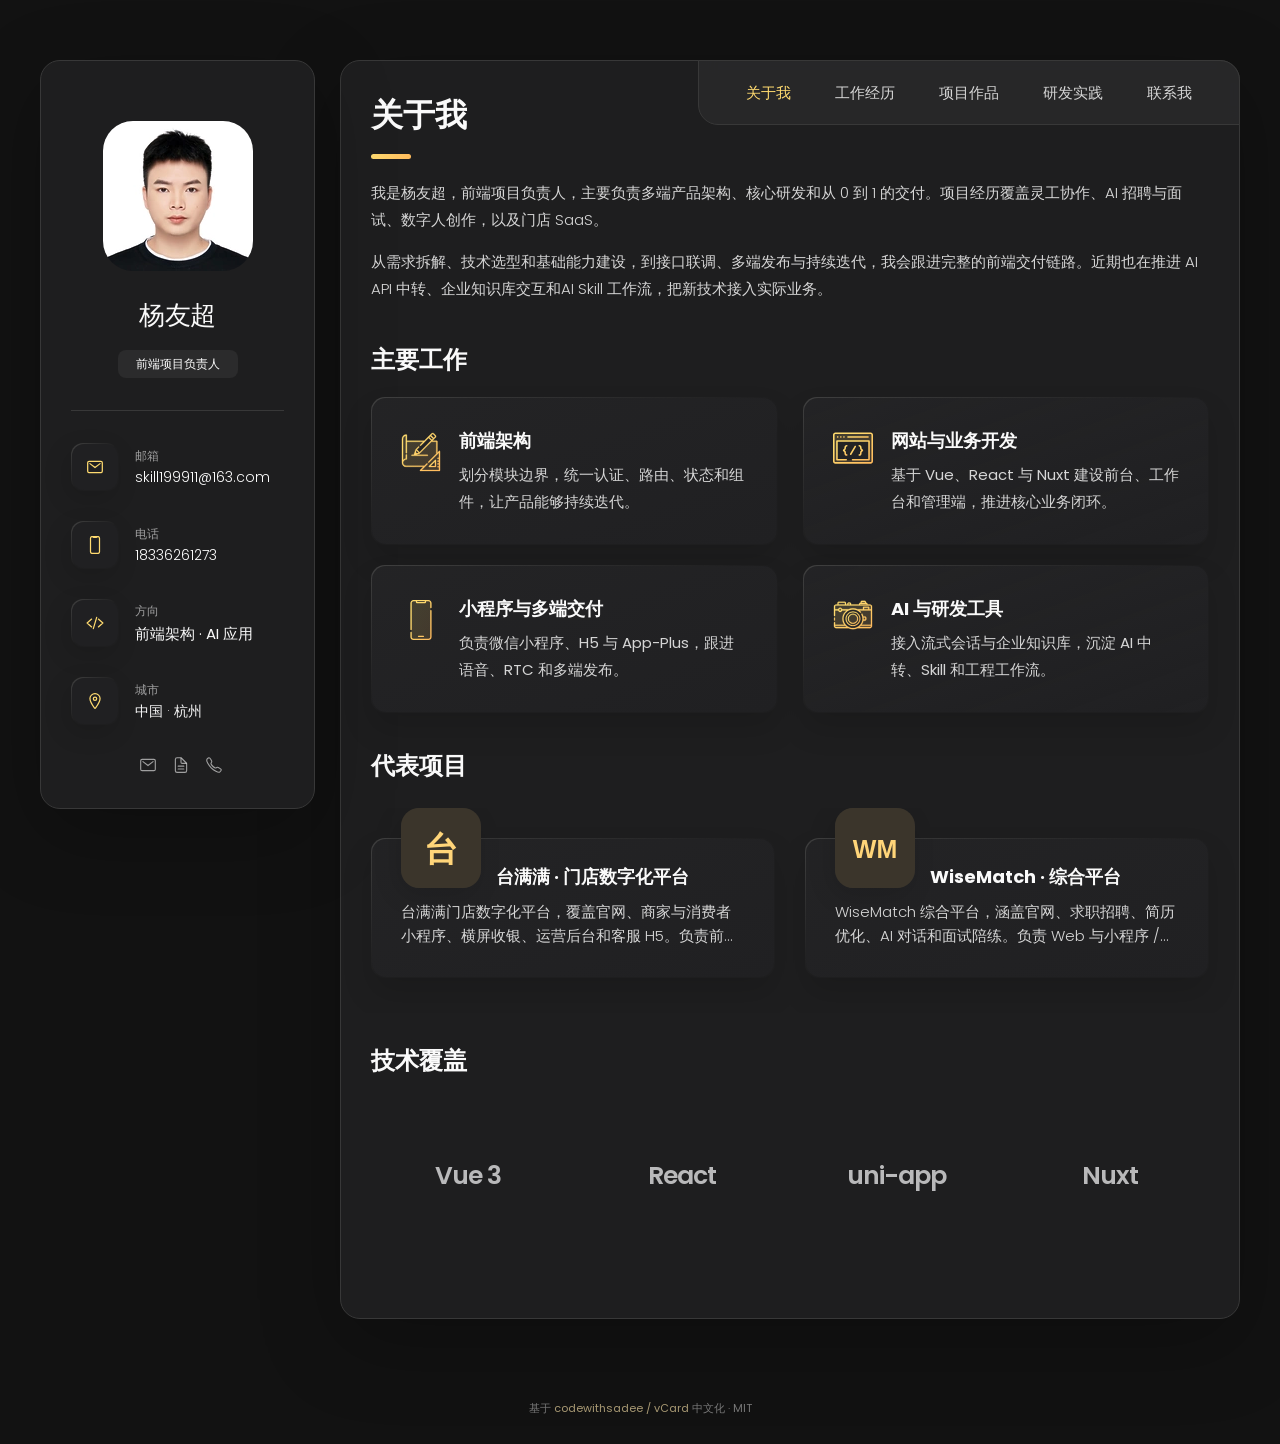
<file: index.html>
<!DOCTYPE html>
<html lang="zh-CN">

<head>
  <meta charset="UTF-8">
  <meta http-equiv="X-UA-Compatible" content="IE=edge">
  <meta name="viewport" content="width=device-width, initial-scale=1.0">
  <title>杨友超 · 中文 vCard 作品集</title>
  <meta name="description" content="杨友超的中文作品集：前端架构、AI 应用、多端产品与工程实践。">

  <!--
    - favicon
  -->
  <link rel="shortcut icon" href="./assets/images/logo.ico" type="image/x-icon">

  <!--
    - custom css link
  -->
  <link rel="stylesheet" href="./assets/css/style.css">
  <link rel="stylesheet" href="./assets/css/chinese.css">

  <!--
    - google font link
  -->
  <link rel="preconnect" href="https://fonts.googleapis.com">
  <link rel="preconnect" href="https://fonts.gstatic.com" crossorigin>
  <link href="https://fonts.googleapis.com/css2?family=Poppins:wght@300;400;500;600&display=swap" rel="stylesheet">
</head>

<body>

  <!--
    - #MAIN
  -->

  <main>

    <!--
      - #SIDEBAR
    -->

    <aside class="sidebar" data-sidebar>

      <div class="sidebar-info">

        <figure class="avatar-box">
          <img
            src="./assets/images/my-profile-optimized-300.webp"
            srcset="./assets/images/my-profile-optimized-80.webp 80w,
                    ./assets/images/my-profile-optimized-120.webp 120w,
                    ./assets/images/my-profile-optimized-150.webp 150w,
                    ./assets/images/my-profile-optimized-160.webp 160w,
                    ./assets/images/my-profile-optimized-240.webp 240w,
                    ./assets/images/my-profile-optimized-300.webp 300w,
                    ./assets/images/my-profile-optimized-360.webp 360w,
                    ./assets/images/my-profile-optimized-450.webp 450w,
                    ./assets/images/my-profile-optimized.webp 740w"
            sizes="(min-width: 1250px) 150px, (min-width: 580px) 120px, 80px"
            alt="杨友超"
            width="80"
          >
        </figure>

        <div class="info-content">
          <h1 class="name" title="杨友超">杨友超</h1>

          <p class="title">前端项目负责人</p>
        </div>

        <button class="info_more-btn" type="button" data-sidebar-btn aria-expanded="false" aria-label="展开联系方式">
          <span>联系方式</span>

          <ion-icon name="chevron-down"></ion-icon>
        </button>

      </div>

      <div class="sidebar-info_more">

        <div class="separator"></div>

        <ul class="contacts-list">

          <li class="contact-item">

            <div class="icon-box">
              <ion-icon name="mail-outline"></ion-icon>
            </div>

            <div class="contact-info">
              <p class="contact-title">邮箱</p>

              <a href="mailto:skill199911@163.com" class="contact-link" title="skill199911@163.com">skill199911@163.com</a>
            </div>

          </li>

          <li class="contact-item">

            <div class="icon-box">
              <ion-icon name="phone-portrait-outline"></ion-icon>
            </div>

            <div class="contact-info">
              <p class="contact-title">电话</p>

              <a href="tel:18336261273" class="contact-link">18336261273</a>
            </div>

          </li>

          <li class="contact-item">

            <div class="icon-box">
              <ion-icon name="code-slash-outline"></ion-icon>
            </div>

            <div class="contact-info">
              <p class="contact-title">方向</p>

              <span>前端架构 · AI 应用</span>
            </div>

          </li>

          <li class="contact-item">

            <div class="icon-box">
              <ion-icon name="location-outline"></ion-icon>
            </div>

            <div class="contact-info">
              <p class="contact-title">城市</p>

              <address>中国 · 杭州</address>
            </div>

          </li>

        </ul>

        <div class="separator"></div>

        <ul class="social-list">

          <li class="social-item">
            <a href="#" class="social-link">
              <ion-icon name="logo-facebook"></ion-icon>
            </a>
          </li>

          <li class="social-item">
            <a href="#" class="social-link">
              <ion-icon name="logo-twitter"></ion-icon>
            </a>
          </li>

          <li class="social-item">
            <a href="#" class="social-link">
              <ion-icon name="logo-instagram"></ion-icon>
            </a>
          </li>

        </ul>

      </div>

    </aside>





    <!--
      - #main-content
    -->

    <div class="main-content">

      <!--
        - #NAVBAR
      -->

      <nav class="navbar">

        <ul class="navbar-list">

          <li class="navbar-item">
            <button class="navbar-link  active" type="button" data-nav-link data-nav-target="about">关于我</button>
          </li>

          <li class="navbar-item">
            <button class="navbar-link" type="button" data-nav-link data-nav-target="resume">工作经历</button>
          </li>

          <li class="navbar-item">
            <button class="navbar-link" type="button" data-nav-link data-nav-target="portfolio">项目作品</button>
          </li>

          <li class="navbar-item">
            <button class="navbar-link" type="button" data-nav-link data-nav-target="blog">研发实践</button>
          </li>

          <li class="navbar-item">
            <button class="navbar-link" type="button" data-nav-link data-nav-target="contact">联系我</button>
          </li>

        </ul>

      </nav>





      <!--
        - #ABOUT
      -->

      <article class="about  active" data-page="about">

        <header>
          <h2 class="h2 article-title">关于我</h2>
        </header>

        <section class="about-text">
          <p>
            我是杨友超，前端项目负责人，主要负责多端产品架构、核心研发和从 0 到 1 的交付。项目经历覆盖灵工协作、AI 招聘与面试、数字人创作，以及门店 SaaS。
          </p>

          <p>
            从需求拆解、技术选型和基础能力建设，到接口联调、多端发布与持续迭代，我会跟进完整的前端交付链路。近期也在推进 AI API 中转、企业知识库交互和AI Skill 工作流，把新技术接入实际业务。
          </p>
        </section>


        <!--
          - service
        -->

        <section class="service">

          <h3 class="h3 service-title">主要工作</h3>

          <ul class="service-list">

            <li class="service-item">

              <div class="service-icon-box">
                <img src="./assets/images/icon-design.svg
                " alt="design icon" width="40">
              </div>

              <div class="service-content-box">
                <h4 class="h4 service-item-title">前端架构</h4>

                <p class="service-item-text">
                  划分模块边界，统一认证、路由、状态和组件，让产品能够持续迭代。
                </p>
              </div>

            </li>

            <li class="service-item">

              <div class="service-icon-box">
                <img src="./assets/images/icon-dev.svg" alt="Web development icon" width="40">
              </div>

              <div class="service-content-box">
                <h4 class="h4 service-item-title">网站与业务开发</h4>

                <p class="service-item-text">
                  基于 Vue、React 与 Nuxt 建设前台、工作台和管理端，推进核心业务闭环。
                </p>
              </div>

            </li>

            <li class="service-item">

              <div class="service-icon-box">
                <img src="./assets/images/icon-app.svg" alt="mobile app icon" width="40">
              </div>

              <div class="service-content-box">
                <h4 class="h4 service-item-title">小程序与多端交付</h4>

                <p class="service-item-text">
                  负责微信小程序、H5 与 App-Plus，跟进语音、RTC 和多端发布。
                </p>
              </div>

            </li>

            <li class="service-item">

              <div class="service-icon-box">
                <img src="./assets/images/icon-photo.svg" alt="camera icon" width="40">
              </div>

              <div class="service-content-box">
                <h4 class="h4 service-item-title">AI 与研发工具</h4>

                <p class="service-item-text">
                  接入流式会话与企业知识库，沉淀 AI 中转、Skill 和工程工作流。
                </p>
              </div>

            </li>

          </ul>

        </section>


        <!--
          - testimonials
        -->

        <section class="testimonials">

          <h3 class="h3 testimonials-title">代表项目</h3>

          <ul class="testimonials-list has-scrollbar">

            <li class="testimonials-item">
              <div class="content-card" data-testimonials-item>
                <figure class="testimonials-avatar-box">
                  <img src="./assets/images/project-mark-1.svg" alt="台满满 · 门店数字化平台" width="60" data-testimonials-avatar>
                </figure>
                <h4 class="h4 testimonials-item-title" data-testimonials-title>台满满 · 门店数字化平台</h4>
                <div class="testimonials-text" data-testimonials-text>
                  <p>台满满门店数字化平台，覆盖官网、商家与消费者小程序、横屏收银、运营后台和客服 H5。负责前端架构、公共组件、核心研发、接口联调与多端交付，贯通门店、订单、库存、会员及支付流程。</p>
                </div>
              </div>
            </li>

            <li class="testimonials-item">
              <div class="content-card" data-testimonials-item>
                <figure class="testimonials-avatar-box">
                  <img src="./assets/images/project-mark-2.svg" alt="WiseMatch · 综合平台" width="60" data-testimonials-avatar>
                </figure>
                <h4 class="h4 testimonials-item-title" data-testimonials-title>WiseMatch · 综合平台</h4>
                <div class="testimonials-text" data-testimonials-text>
                  <p>WiseMatch 综合平台，涵盖官网、求职招聘、简历优化、AI 对话和面试陪练。负责 Web 与小程序 / App 的架构、公共组件、核心开发、接口联调和持续交付，覆盖语音、RTC、面试报告及应用更新。</p>
                </div>
              </div>
            </li>

          </ul>

        </section>


        <!--
          - testimonials modal
        -->

        <div class="modal-container" data-modal-container>

          <div class="overlay" data-overlay></div>

          <section class="testimonials-modal">

            <button class="modal-close-btn" data-modal-close-btn>
              <ion-icon name="close-outline"></ion-icon>
            </button>

            <div class="modal-img-wrapper">
              <figure class="modal-avatar-box">
                <img src="./assets/images/avatar-1.png" alt="Daniel lewis" width="80" data-modal-img>
              </figure>

              <img src="./assets/images/icon-quote.svg" alt="quote icon">
            </div>

            <div class="modal-content">

              <h4 class="h3 modal-title" data-modal-title>Daniel lewis</h4>

              <time datetime="2021-06-14">14 June, 2021</time>

              <div data-modal-text>
                <p>
                  Richard was hired to create a corporate identity. We were very pleased with the work done. She has a
                  lot of experience
                  and is very concerned about the needs of client. Lorem ipsum dolor sit amet, ullamcous cididt
                  consectetur adipiscing
                  elit, seds do et eiusmod tempor incididunt ut laborels dolore magnarels alia.
                </p>
              </div>

            </div>

          </section>

        </div>


        <!--
          - clients
        -->

        <section class="clients">

          <h3 class="h3 clients-title">技术覆盖</h3>

          <ul class="clients-list has-scrollbar">

            <li class="clients-item">
              <a href="#">
                <img src="./assets/images/logo-1-color.png" alt="client logo">
              </a>
            </li>

            <li class="clients-item">
              <a href="#">
                <img src="./assets/images/logo-2-color.png" alt="client logo">
              </a>
            </li>

            <li class="clients-item">
              <a href="#">
                <img src="./assets/images/logo-3-color.png" alt="client logo">
              </a>
            </li>

            <li class="clients-item">
              <a href="#">
                <img src="./assets/images/logo-4-color.png" alt="client logo">
              </a>
            </li>

            <li class="clients-item">
              <a href="#">
                <img src="./assets/images/logo-5-color.png" alt="client logo">
              </a>
            </li>

            <li class="clients-item">
              <a href="#">
                <img src="./assets/images/logo-6-color.png" alt="client logo">
              </a>
            </li>

          </ul>

        </section>

      </article>





      <!--
        - #RESUME
      -->

      <article class="resume" data-page="resume">

        <header>
          <h2 class="h2 article-title">Resume</h2>
        </header>

        <section class="timeline">

          <div class="title-wrapper">
            <div class="icon-box">
              <ion-icon name="book-outline"></ion-icon>
            </div>

            <h3 class="h3">Education</h3>
          </div>

          <ol class="timeline-list">

            <li class="timeline-item">

              <h4 class="h4 timeline-item-title">University school of the arts</h4>

              <span>2007 — 2008</span>

              <p class="timeline-text">
                Nemo enims ipsam voluptatem, blanditiis praesentium voluptum delenit atque corrupti, quos dolores et
                quas molestias
                exceptur.
              </p>

            </li>

            <li class="timeline-item">

              <h4 class="h4 timeline-item-title">New york academy of art</h4>

              <span>2006 — 2007</span>

              <p class="timeline-text">
                Ratione voluptatem sequi nesciunt, facere quisquams facere menda ossimus, omnis voluptas assumenda est
                omnis..
              </p>

            </li>

            <li class="timeline-item">

              <h4 class="h4 timeline-item-title">High school of art and design</h4>

              <span>2002 — 2004</span>

              <p class="timeline-text">
                Duis aute irure dolor in reprehenderit in voluptate, quila voluptas mag odit aut fugit, sed consequuntur
                magni dolores
                eos.
              </p>

            </li>

          </ol>

        </section>

        <section class="timeline">

          <div class="title-wrapper">
            <div class="icon-box">
              <ion-icon name="book-outline"></ion-icon>
            </div>

            <h3 class="h3">Experience</h3>
          </div>

          <ol class="timeline-list">

            <li class="timeline-item">

              <h4 class="h4 timeline-item-title">Creative director</h4>

              <span>2015 — Present</span>

              <p class="timeline-text">
                Nemo enim ipsam voluptatem blanditiis praesentium voluptum delenit atque corrupti, quos dolores et qvuas
                molestias
                exceptur.
              </p>

            </li>

            <li class="timeline-item">

              <h4 class="h4 timeline-item-title">Art director</h4>

              <span>2013 — 2015</span>

              <p class="timeline-text">
                Nemo enims ipsam voluptatem, blanditiis praesentium voluptum delenit atque corrupti, quos dolores et
                quas molestias
                exceptur.
              </p>

            </li>

            <li class="timeline-item">

              <h4 class="h4 timeline-item-title">Web designer</h4>

              <span>2010 — 2013</span>

              <p class="timeline-text">
                Nemo enims ipsam voluptatem, blanditiis praesentium voluptum delenit atque corrupti, quos dolores et
                quas molestias
                exceptur.
              </p>

            </li>

          </ol>

        </section>

        <section class="skill">

          <h3 class="h3 skills-title">My skills</h3>

          <ul class="skills-list content-card">

            <li class="skills-item">

              <div class="title-wrapper">
                <h5 class="h5">Web design</h5>
                <data value="80">80%</data>
              </div>

              <div class="skill-progress-bg">
                <div class="skill-progress-fill" style="width: 80%;"></div>
              </div>

            </li>

            <li class="skills-item">

              <div class="title-wrapper">
                <h5 class="h5">Graphic design</h5>
                <data value="70">70%</data>
              </div>

              <div class="skill-progress-bg">
                <div class="skill-progress-fill" style="width: 70%;"></div>
              </div>

            </li>

            <li class="skills-item">

              <div class="title-wrapper">
                <h5 class="h5">Branding</h5>
                <data value="90">90%</data>
              </div>

              <div class="skill-progress-bg">
                <div class="skill-progress-fill" style="width: 90%;"></div>
              </div>

            </li>

            <li class="skills-item">

              <div class="title-wrapper">
                <h5 class="h5">WordPress</h5>
                <data value="50">50%</data>
              </div>

              <div class="skill-progress-bg">
                <div class="skill-progress-fill" style="width: 50%;"></div>
              </div>

            </li>

          </ul>

        </section>

      </article>





      <!--
        - #PORTFOLIO
      -->

      <article class="portfolio" data-page="portfolio">

        <header>
          <h2 class="h2 article-title">Portfolio</h2>
        </header>

        <section class="projects">

          <ul class="filter-list">

            <li class="filter-item">
              <button class="active" data-filter-btn>All</button>
            </li>

            <li class="filter-item">
              <button data-filter-btn>Web design</button>
            </li>

            <li class="filter-item">
              <button data-filter-btn>Applications</button>
            </li>

            <li class="filter-item">
              <button data-filter-btn>Web development</button>
            </li>

          </ul>

          <div class="filter-select-box">

            <button class="filter-select" data-select>

              <div class="select-value" data-selecct-value>Select category</div>

              <div class="select-icon">
                <ion-icon name="chevron-down"></ion-icon>
              </div>

            </button>

            <ul class="select-list">

              <li class="select-item">
                <button data-select-item>All</button>
              </li>

              <li class="select-item">
                <button data-select-item>Web design</button>
              </li>

              <li class="select-item">
                <button data-select-item>Applications</button>
              </li>

              <li class="select-item">
                <button data-select-item>Web development</button>
              </li>

            </ul>

          </div>

          <ul class="project-list">

            <li class="project-item  active" data-filter-item data-category="web development">
              <a href="#">

                <figure class="project-img">
                  <div class="project-item-icon-box">
                    <ion-icon name="eye-outline"></ion-icon>
                  </div>

                  <img src="./assets/images/project-1.jpg" alt="finance" loading="lazy">
                </figure>

                <h3 class="project-title">Finance</h3>

                <p class="project-category">Web development</p>

              </a>
            </li>

            <li class="project-item  active" data-filter-item data-category="web development">
              <a href="#">

                <figure class="project-img">
                  <div class="project-item-icon-box">
                    <ion-icon name="eye-outline"></ion-icon>
                  </div>

                  <img src="./assets/images/project-2.png" alt="orizon" loading="lazy">
                </figure>

                <h3 class="project-title">Orizon</h3>

                <p class="project-category">Web development</p>

              </a>
            </li>

            <li class="project-item  active" data-filter-item data-category="web design">
              <a href="#">

                <figure class="project-img">
                  <div class="project-item-icon-box">
                    <ion-icon name="eye-outline"></ion-icon>
                  </div>

                  <img src="./assets/images/project-3.jpg" alt="fundo" loading="lazy">
                </figure>

                <h3 class="project-title">Fundo</h3>

                <p class="project-category">Web design</p>

              </a>
            </li>

            <li class="project-item  active" data-filter-item data-category="applications">
              <a href="#">

                <figure class="project-img">
                  <div class="project-item-icon-box">
                    <ion-icon name="eye-outline"></ion-icon>
                  </div>

                  <img src="./assets/images/project-4.png" alt="brawlhalla" loading="lazy">
                </figure>

                <h3 class="project-title">Brawlhalla</h3>

                <p class="project-category">Applications</p>

              </a>
            </li>

            <li class="project-item  active" data-filter-item data-category="web design">
              <a href="#">

                <figure class="project-img">
                  <div class="project-item-icon-box">
                    <ion-icon name="eye-outline"></ion-icon>
                  </div>

                  <img src="./assets/images/project-5.png" alt="dsm." loading="lazy">
                </figure>

                <h3 class="project-title">DSM.</h3>

                <p class="project-category">Web design</p>

              </a>
            </li>

            <li class="project-item  active" data-filter-item data-category="web design">
              <a href="#">

                <figure class="project-img">
                  <div class="project-item-icon-box">
                    <ion-icon name="eye-outline"></ion-icon>
                  </div>

                  <img src="./assets/images/project-6.png" alt="metaspark" loading="lazy">
                </figure>

                <h3 class="project-title">MetaSpark</h3>

                <p class="project-category">Web design</p>

              </a>
            </li>

            <li class="project-item  active" data-filter-item data-category="web development">
              <a href="#">

                <figure class="project-img">
                  <div class="project-item-icon-box">
                    <ion-icon name="eye-outline"></ion-icon>
                  </div>

                  <img src="./assets/images/project-7.png" alt="summary" loading="lazy">
                </figure>

                <h3 class="project-title">Summary</h3>

                <p class="project-category">Web development</p>

              </a>
            </li>

            <li class="project-item  active" data-filter-item data-category="applications">
              <a href="#">

                <figure class="project-img">
                  <div class="project-item-icon-box">
                    <ion-icon name="eye-outline"></ion-icon>
                  </div>

                  <img src="./assets/images/project-8.jpg" alt="task manager" loading="lazy">
                </figure>

                <h3 class="project-title">Task Manager</h3>

                <p class="project-category">Applications</p>

              </a>
            </li>

            <li class="project-item  active" data-filter-item data-category="web development">
              <a href="#">

                <figure class="project-img">
                  <div class="project-item-icon-box">
                    <ion-icon name="eye-outline"></ion-icon>
                  </div>

                  <img src="./assets/images/project-9.png" alt="arrival" loading="lazy">
                </figure>

                <h3 class="project-title">Arrival</h3>

                <p class="project-category">Web development</p>

              </a>
            </li>

          </ul>

        </section>

      </article>





      <!--
        - #BLOG
      -->

      <article class="blog" data-page="blog">

        <header>
          <h2 class="h2 article-title">Blog</h2>
        </header>

        <section class="blog-posts">

          <ul class="blog-posts-list">

            <li class="blog-post-item">
              <a href="#">

                <figure class="blog-banner-box">
                  <img src="./assets/images/blog-1.jpg" alt="Design conferences in 2022" loading="lazy">
                </figure>

                <div class="blog-content">

                  <div class="blog-meta">
                    <p class="blog-category">Design</p>

                    <span class="dot"></span>

                    <time datetime="2022-02-23">Fab 23, 2022</time>
                  </div>

                  <h3 class="h3 blog-item-title">Design conferences in 2022</h3>

                  <p class="blog-text">
                    Veritatis et quasi architecto beatae vitae dicta sunt, explicabo.
                  </p>

                </div>

              </a>
            </li>

            <li class="blog-post-item">
              <a href="#">

                <figure class="blog-banner-box">
                  <img src="./assets/images/blog-2.jpg" alt="Best fonts every designer" loading="lazy">
                </figure>

                <div class="blog-content">

                  <div class="blog-meta">
                    <p class="blog-category">Design</p>

                    <span class="dot"></span>

                    <time datetime="2022-02-23">Fab 23, 2022</time>
                  </div>

                  <h3 class="h3 blog-item-title">Best fonts every designer</h3>

                  <p class="blog-text">
                    Sed ut perspiciatis, nam libero tempore, cum soluta nobis est eligendi.
                  </p>

                </div>

              </a>
            </li>

            <li class="blog-post-item">
              <a href="#">

                <figure class="blog-banner-box">
                  <img src="./assets/images/blog-3.jpg" alt="Design digest #80" loading="lazy">
                </figure>

                <div class="blog-content">

                  <div class="blog-meta">
                    <p class="blog-category">Design</p>

                    <span class="dot"></span>

                    <time datetime="2022-02-23">Fab 23, 2022</time>
                  </div>

                  <h3 class="h3 blog-item-title">Design digest #80</h3>

                  <p class="blog-text">
                    Excepteur sint occaecat cupidatat no proident, quis nostrum exercitationem ullam corporis suscipit.
                  </p>

                </div>

              </a>
            </li>

            <li class="blog-post-item">
              <a href="#">

                <figure class="blog-banner-box">
                  <img src="./assets/images/blog-4.jpg" alt="UI interactions of the week" loading="lazy">
                </figure>

                <div class="blog-content">

                  <div class="blog-meta">
                    <p class="blog-category">Design</p>

                    <span class="dot"></span>

                    <time datetime="2022-02-23">Fab 23, 2022</time>
                  </div>

                  <h3 class="h3 blog-item-title">UI interactions of the week</h3>

                  <p class="blog-text">
                    Enim ad minim veniam, consectetur adipiscing elit, quis nostrud exercitation ullamco laboris nisi.
                  </p>

                </div>

              </a>
            </li>

            <li class="blog-post-item">
              <a href="#">

                <figure class="blog-banner-box">
                  <img src="./assets/images/blog-5.jpg" alt="The forgotten art of spacing" loading="lazy">
                </figure>

                <div class="blog-content">

                  <div class="blog-meta">
                    <p class="blog-category">Design</p>

                    <span class="dot"></span>

                    <time datetime="2022-02-23">Fab 23, 2022</time>
                  </div>

                  <h3 class="h3 blog-item-title">The forgotten art of spacing</h3>

                  <p class="blog-text">
                    Maxime placeat, sed do eiusmod tempor incididunt ut labore et dolore magna aliqua.
                  </p>

                </div>

              </a>
            </li>

            <li class="blog-post-item">
              <a href="#">

                <figure class="blog-banner-box">
                  <img src="./assets/images/blog-6.jpg" alt="Design digest #79" loading="lazy">
                </figure>

                <div class="blog-content">

                  <div class="blog-meta">
                    <p class="blog-category">Design</p>

                    <span class="dot"></span>

                    <time datetime="2022-02-23">Fab 23, 2022</time>
                  </div>

                  <h3 class="h3 blog-item-title">Design digest #79</h3>

                  <p class="blog-text">
                    Optio cumque nihil impedit uo minus quod maxime placeat, velit esse cillum.
                  </p>

                </div>

              </a>
            </li>

          </ul>

        </section>

      </article>





      <!--
        - #CONTACT
      -->

      <article class="contact" data-page="contact">

        <header>
          <h2 class="h2 article-title">Contact</h2>
        </header>

        <section class="mapbox" data-mapbox>
          <figure>
            <div></div>
          </figure>
        </section>

        <section class="contact-form">

          <h3 class="h3 form-title">Contact Form</h3>

          <form action="#" class="form" data-form>

            <div class="input-wrapper">
              <input type="text" name="fullname" class="form-input" placeholder="Full name" required data-form-input>

              <input type="email" name="email" class="form-input" placeholder="Email address" required data-form-input>
            </div>

            <textarea name="message" class="form-input" placeholder="Your Message" required data-form-input></textarea>

            <button class="form-btn" type="submit" disabled data-form-btn>
              <ion-icon name="paper-plane"></ion-icon>
              <span>Send Message</span>
            </button>

          </form>

        </section>

      </article>

    </div>

  </main>






  <!--
    - custom js link
  -->
  <script src="./assets/js/project-data.js"></script>
  <script src="./assets/js/access-data.js"></script>
  <script src="./assets/js/skill-data.js"></script>
  <script src="./assets/js/project-view.js"></script>
  <script src="./assets/js/chinese.js"></script>
  <script src="./assets/js/script.js"></script>

  <!--
    - ionicon link
  -->
  <script type="module" src="./assets/vendor/ionicons/ionicons.esm.js"></script>
  <script nomodule src="./assets/vendor/ionicons/ionicons.js"></script>

</body>

</html>
</file>
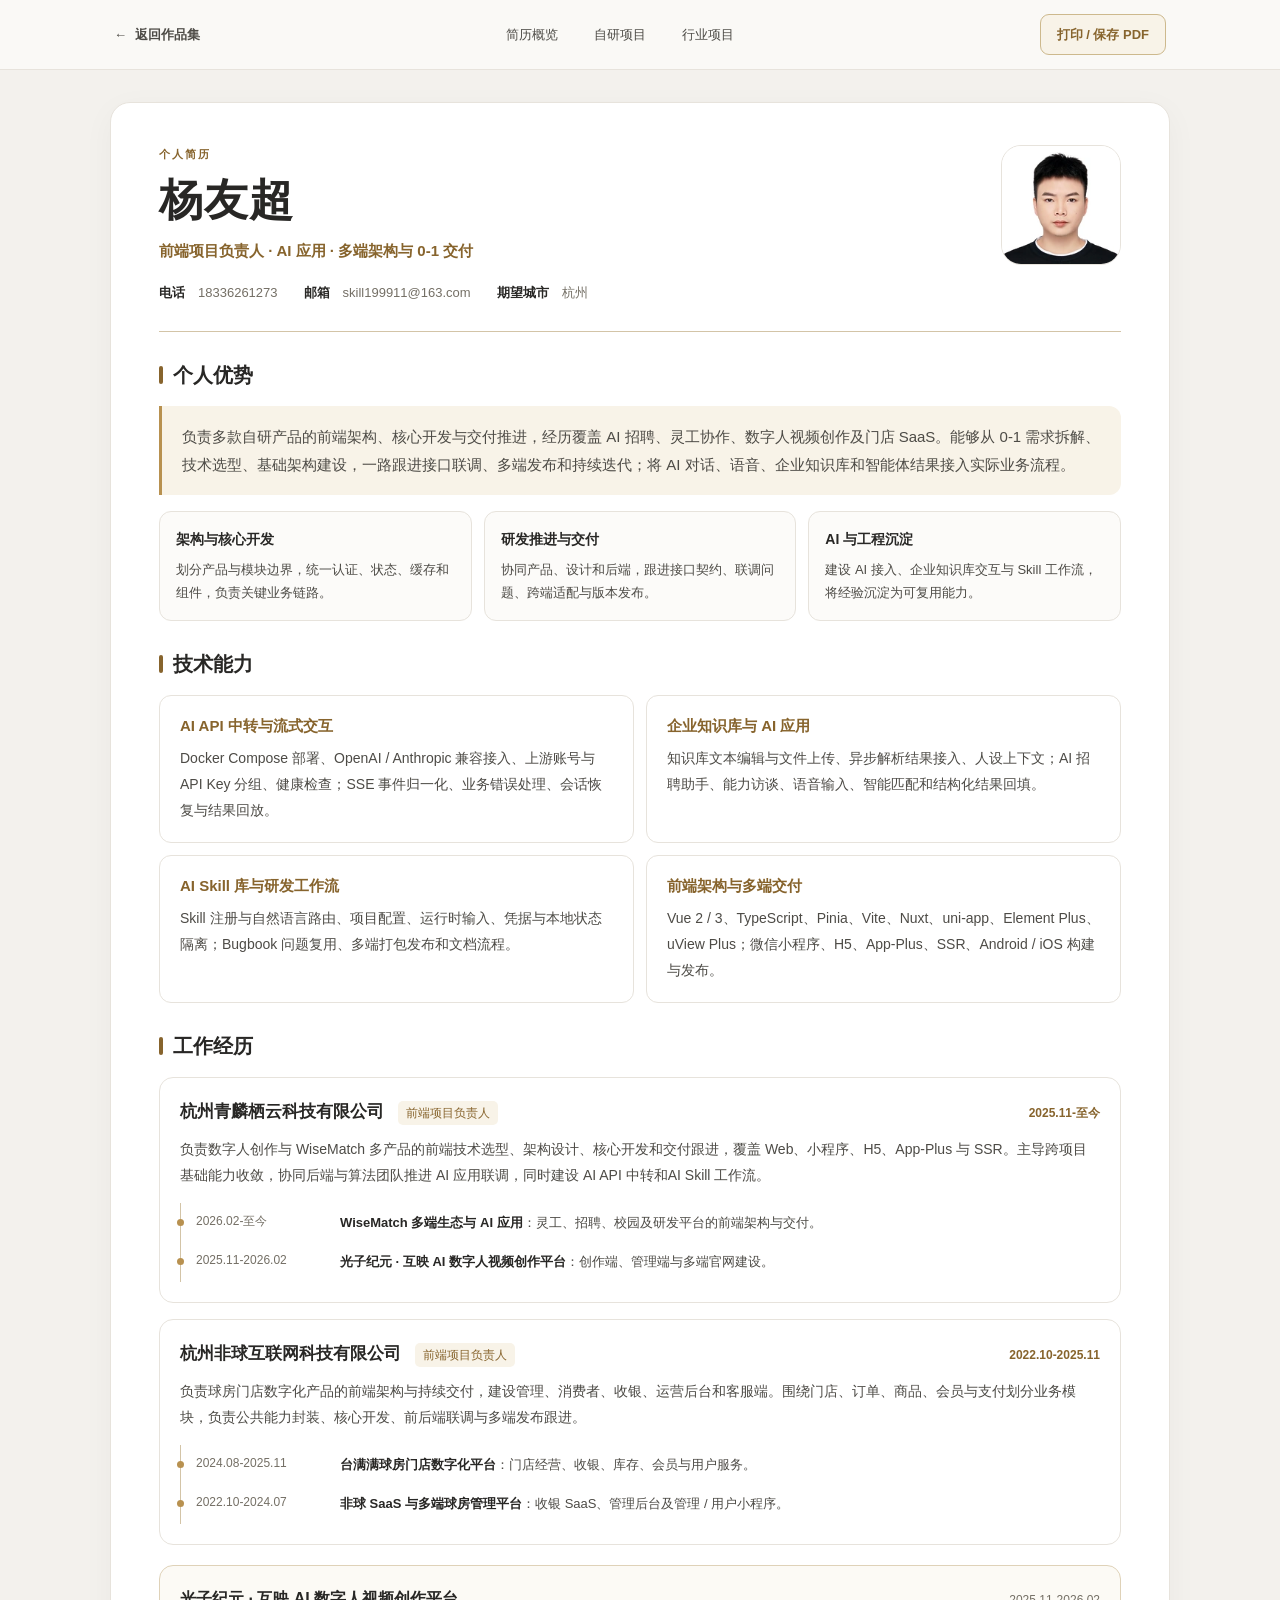
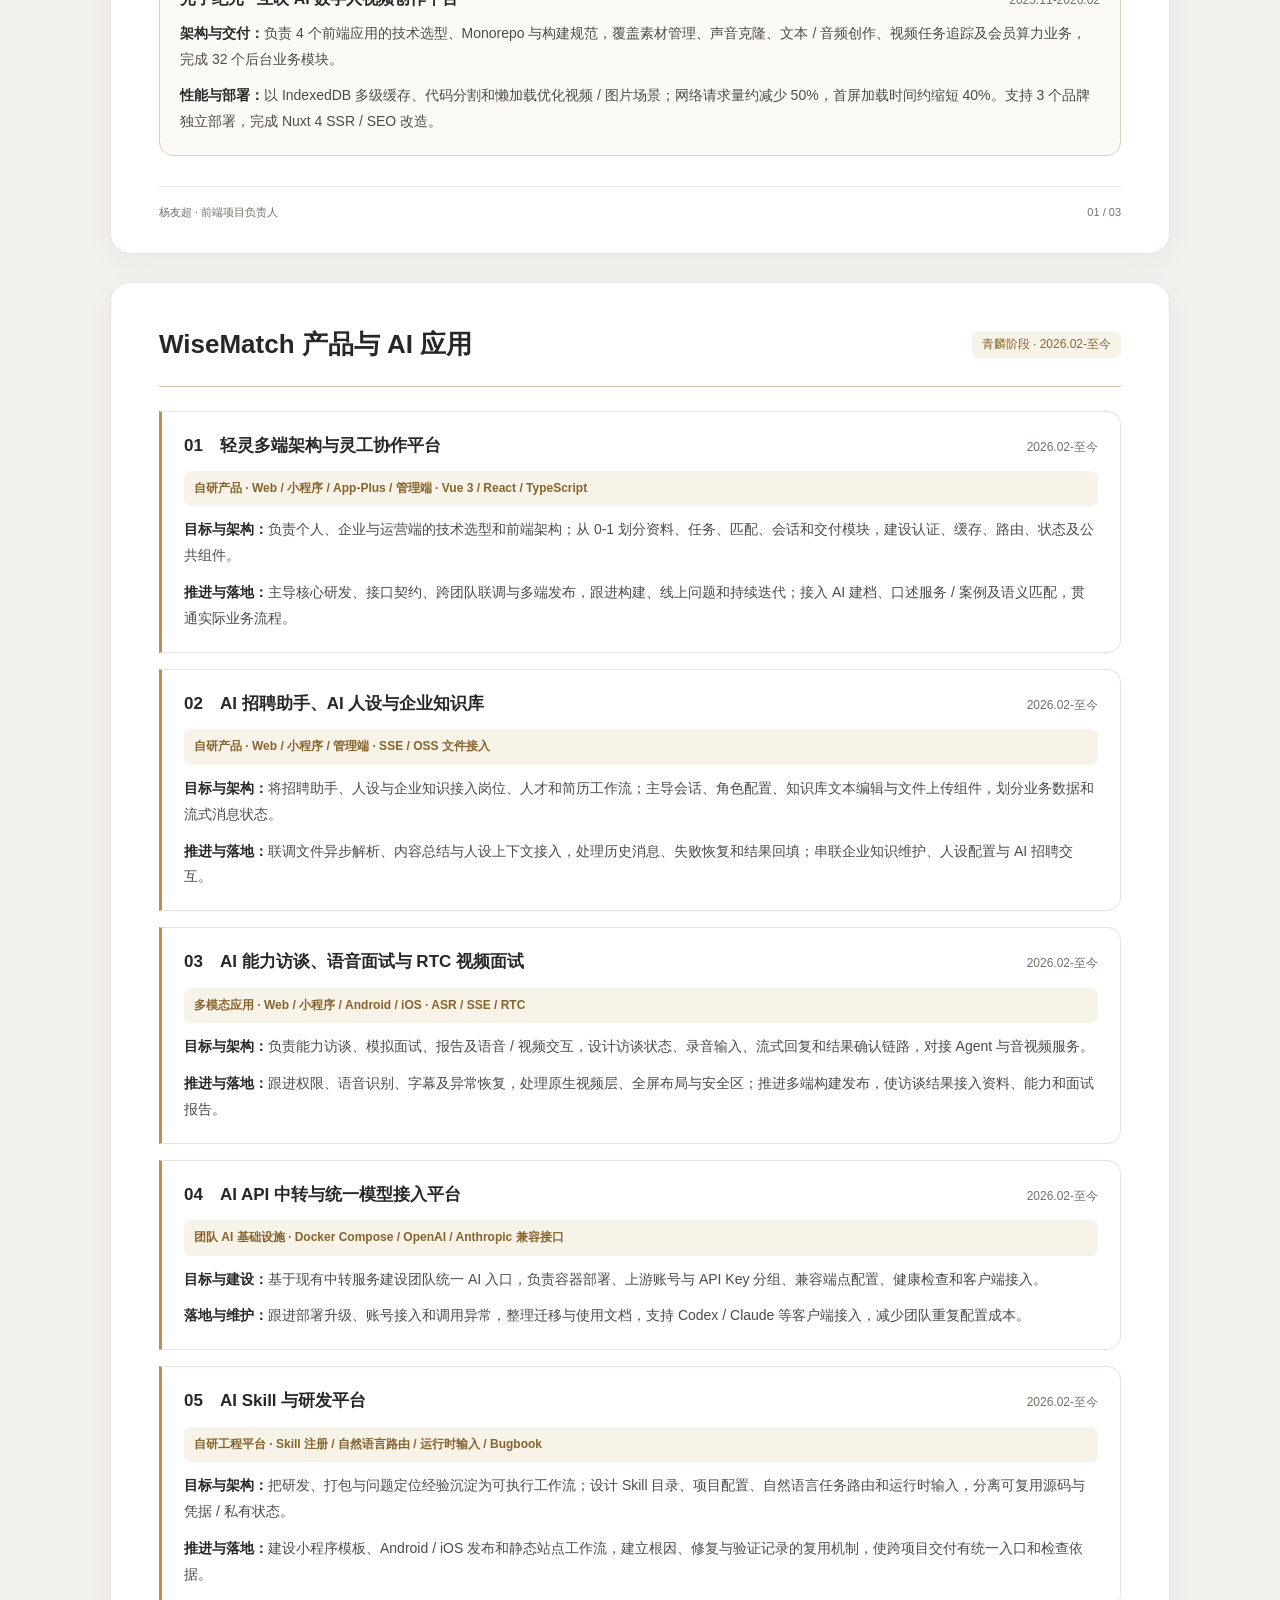
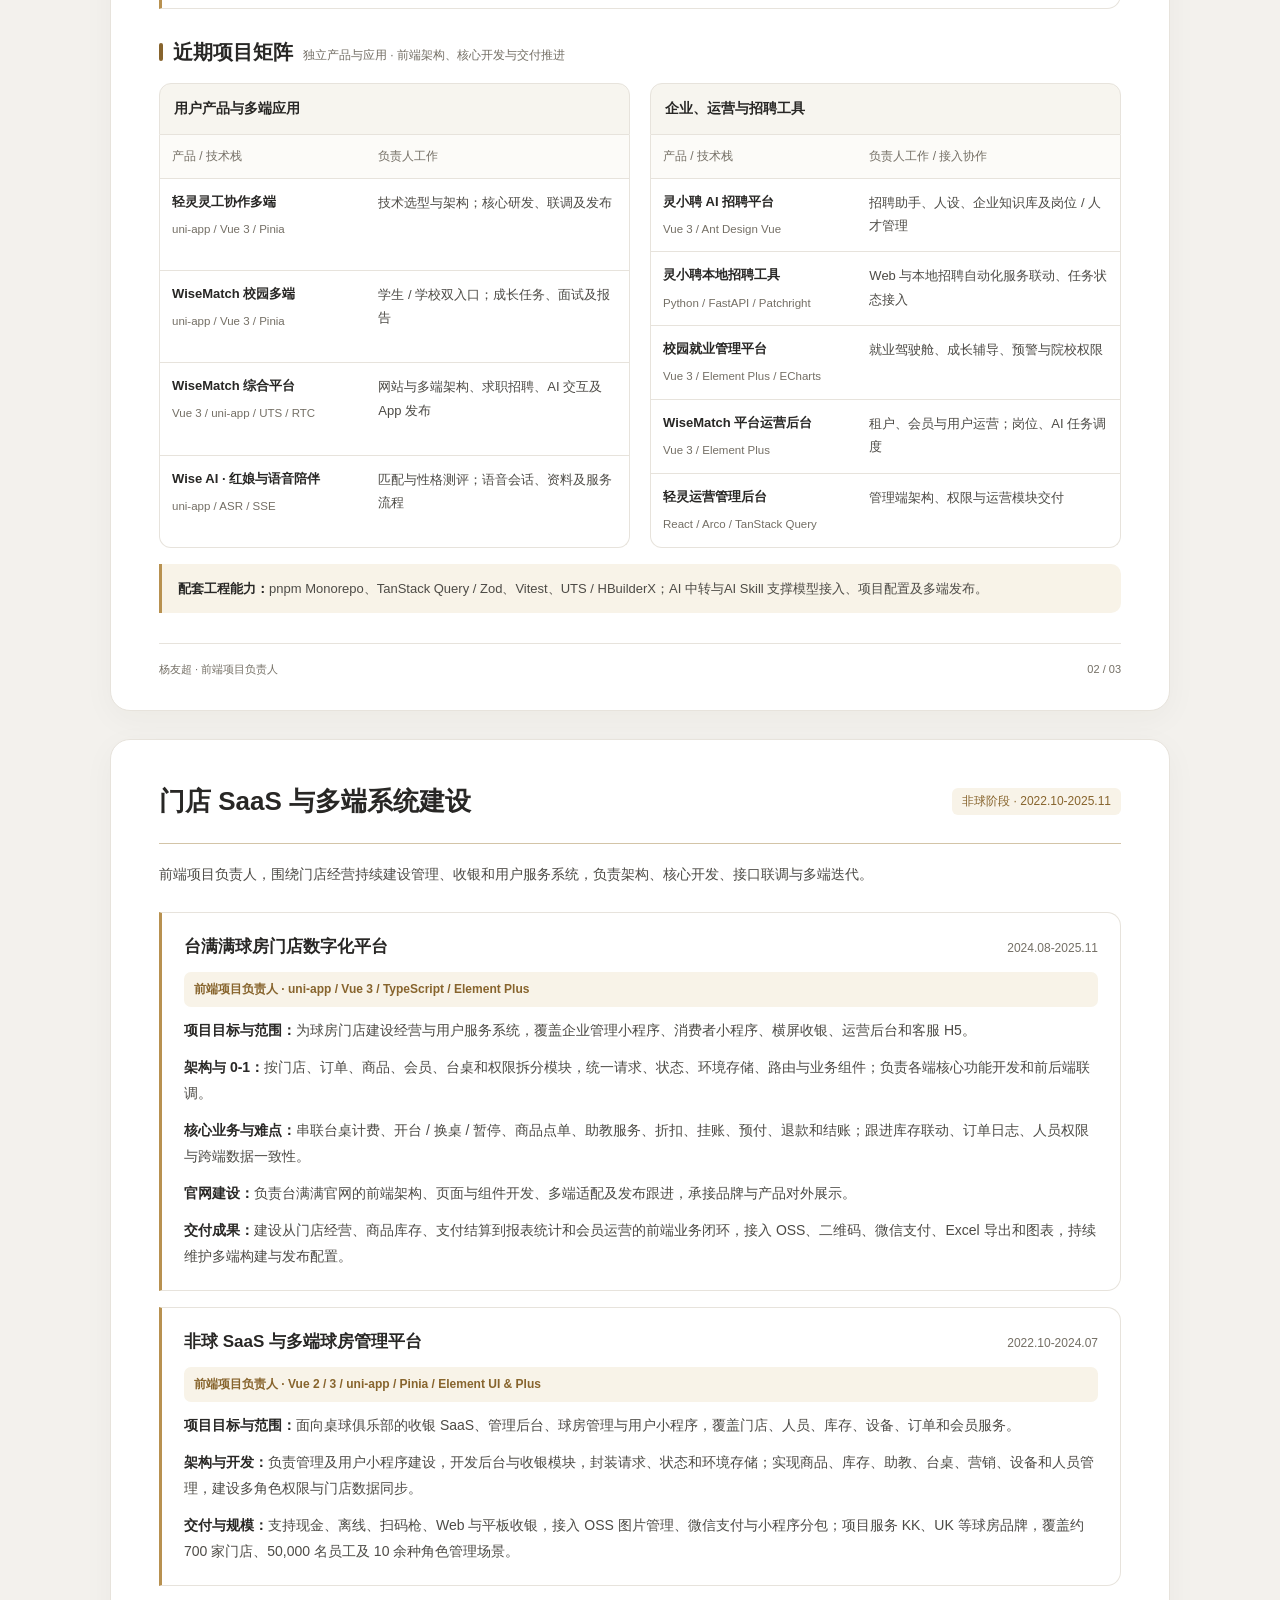
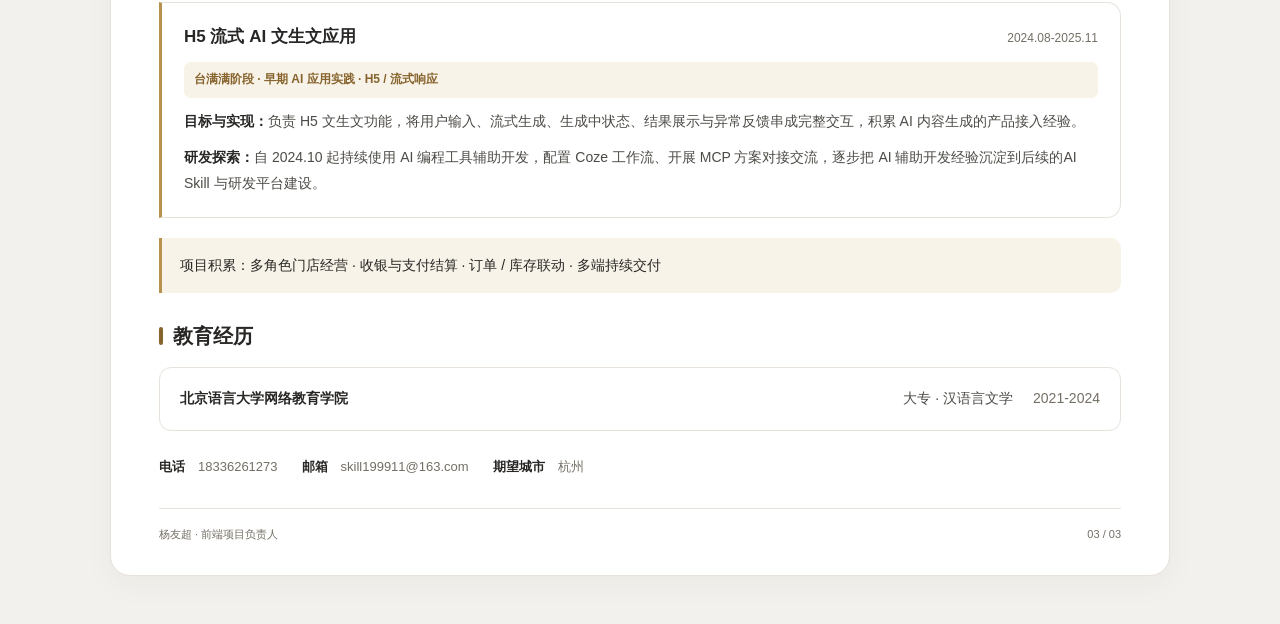
<file: assets/resume.html>
<!doctype html>
<html lang="zh-CN">
<head>
  <meta charset="utf-8">
  <meta name="viewport" content="width=device-width, initial-scale=1">
  <meta name="color-scheme" content="light">
  <title>杨友超 - 前端项目负责人</title>
  <meta name="description" content="杨友超的个人简历：前端项目负责人、AI 应用、多端架构与 0-1 交付。">
  <link rel="icon" href="./images/logo.ico" type="image/x-icon">
  <style>
    :root {
      --ink: #282725;
      --body: #4d4b46;
      --muted: #746f65;
      --line: #e7e3dc;
      --accent: #87642d;
      --accent-soft: #f8f3e8;
      --warm: #b89150;
      --paper: #fff;
      --canvas: #f3f1ed;
    }

    * { box-sizing: border-box; }

    a { color: inherit; text-decoration: none; }
    a:hover { color: var(--accent); }
    a:focus-visible, button:focus-visible { outline: 3px solid var(--warm); outline-offset: 4px; }
    button { font: inherit; }

    .skip-link { position: fixed; top: 10px; left: 16px; z-index: 30; padding: 10px 16px; background: var(--paper); border: 1px solid var(--accent); border-radius: 8px; transform: translateY(-160%); }
    .skip-link:focus { transform: translateY(0); }
    .resume-toolbar { position: sticky; top: 0; z-index: 10; background: #faf9f6; border-bottom: 1px solid var(--line); }
    .toolbar-inner { display: grid; grid-template-columns: auto minmax(0, 1fr) auto; align-items: center; gap: 24px; max-width: 1100px; margin: 0 auto; padding: 14px 24px; }
    .portfolio-link { display: inline-flex; align-items: center; gap: 8px; font-size: 13px; font-weight: 600; white-space: nowrap; }
    .resume-nav { display: flex; justify-content: center; gap: 8px; }
    .resume-nav a { padding: 7px 14px; border-radius: 8px; font-size: 13px; white-space: nowrap; }
    .resume-nav a:hover, .resume-nav a:focus-visible { background: var(--accent-soft); color: var(--accent); }
    .print-button { display: inline-flex; align-items: center; justify-content: center; min-height: 38px; padding: 8px 16px; border: 1px solid #cdb98d; border-radius: 9px; background: var(--accent-soft); color: var(--accent); cursor: pointer; font-size: 13px; font-weight: 650; white-space: nowrap; }
    .print-button:hover { background: #efe4cd; border-color: var(--warm); }
    .eyebrow { margin: 0 0 10px; color: var(--accent); font-size: 11px; font-weight: 650; letter-spacing: 2px; }
    .profile-avatar { grid-column: 2; grid-row: 1 / span 2; align-self: start; width: 64px; height: 64px; margin: 0; border-radius: 12px; overflow: hidden; background: #fff; }
    .profile-avatar img { display: block; width: 100%; height: 100%; object-fit: cover; }

    html { background: var(--canvas); }

    body {
      margin: 0;
      color: var(--body);
      font-family: -apple-system, BlinkMacSystemFont, "PingFang SC", "Microsoft YaHei", sans-serif;
      font-size: 9.5pt;
      line-height: 1.5;
      -webkit-font-smoothing: antialiased;
    }

    .page {
      width: 210mm;
      min-height: 297mm;
      margin: 18px auto;
      padding: 13mm 15mm 19mm;
      position: relative;
      background: var(--paper);
      box-shadow: 0 10px 34px rgba(32, 50, 57, .12);
    }

    .masthead {
      display: grid;
      grid-template-columns: minmax(0, 1fr) 64px;
      gap: 12px;
      padding-bottom: 16px;
      border-bottom: 2px solid var(--ink);
    }

    h1 {
      margin: 0;
      color: var(--ink);
      font-size: 28pt;
      line-height: 1.1;
      font-weight: 750;
    }

    .headline {
      margin-top: 8px;
      color: var(--accent);
      font-size: 11pt;
      font-weight: 650;
    }

    .contact {
      grid-column: 1 / -1;
      display: grid;
      grid-template-columns: auto auto auto;
      gap: 4px 18px;
      justify-items: start;
      color: var(--muted);
      font-size: 9pt;
    }

    .contact span { white-space: nowrap; }
    .contact strong { color: var(--ink); font-weight: 600; }

    section { margin-top: 15px; }

    .section-title {
      display: flex;
      align-items: center;
      gap: 10px;
      margin: 0 0 9px;
      color: var(--ink);
      font-size: 13pt;
      line-height: 1.2;
      font-weight: 720;
    }

    .section-title::before {
      width: 4px;
      height: 14px;
      content: "";
      background: var(--accent);
    }

    .section-note {
      color: var(--muted);
      font-size: 8.5pt;
      font-weight: 400;
    }

    .summary {
      margin: 0;
      padding: 10px 13px;
      border-left: 2px solid var(--warm);
      background: #f7f9f8;
      color: #34494f;
      font-size: 9.5pt;
      line-height: 1.65;
    }

    .skills {
      display: grid;
      grid-template-columns: minmax(0, 1fr) minmax(0, 1fr);
      border-top: 1px solid var(--line);
      border-left: 1px solid var(--line);
    }

    .skill {
      min-height: 60px;
      padding: 8px 10px 7px;
      border-right: 1px solid var(--line);
      border-bottom: 1px solid var(--line);
    }

    .skill h3 {
      margin: 0 0 3px;
      color: var(--accent);
      font-size: 9pt;
      font-weight: 700;
    }

    .skill p { margin: 0; font-size: 8.7pt; line-height: 1.5; }

    .responsibility {
      display: grid;
      grid-template-columns: repeat(3, minmax(0, 1fr));
      gap: 12px;
      margin-top: 10px;
    }

    .responsibility div { padding-left: 8px; border-left: 2px solid var(--line); }
    .responsibility strong { display: block; color: var(--ink); font-size: 8.8pt; }
    .responsibility p { margin: 3px 0 0; font-size: 8.4pt; line-height: 1.5; }

    .jobs { border-top: 1px solid var(--line); }

    .job {
      padding: 11px 0;
      border-bottom: 1px solid var(--line);
      break-inside: avoid;
    }

    .job-meta { display: flex; flex-wrap: wrap; align-items: baseline; gap: 5px 13px; color: var(--muted); font-size: 8.5pt; }
    .job-meta time { margin-left: auto; color: var(--accent); font-weight: 650; }
    .job-meta strong { color: var(--ink); font-size: 10pt; }
    .job-copy p { margin: 6px 0 0; font-size: 8.9pt; line-height: 1.5; }
    .job-copy p + p { margin-top: 3px; }
    .job-copy strong { color: var(--ink); font-weight: 650; }

    .job-timeline { margin: 7px 0 0; padding: 0; list-style: none; }
    .job-timeline li { display: grid; grid-template-columns: 110px minmax(0, 1fr); gap: 9px; padding: 4px 0 4px 9px; border-left: 2px solid var(--accent); font-size: 8.5pt; }
    .job-timeline time { color: var(--muted); white-space: nowrap; }
    .job-timeline strong { color: var(--ink); font-weight: 650; }

    .stage-case { margin-top: 11px; padding: 10px 12px; border: 1px solid var(--line); background: #f7f9f8; break-inside: avoid; }
    .stage-case h3 { margin: 0; color: var(--ink); font-size: 10pt; }
    .stage-case p { margin: 5px 0 0; font-size: 8.8pt; line-height: 1.5; }
    .stage-case p strong { color: var(--ink); }

    .education {
      display: grid;
      grid-template-columns: 1fr auto auto;
      gap: 14px;
      padding: 8px 0;
      border-top: 1px solid var(--line);
      border-bottom: 1px solid var(--line);
      font-size: 9pt;
    }

    .education strong { color: var(--ink); }
    .education span:last-child { color: var(--muted); }

    .project-list { border-top: 1px solid var(--line); }

    .project {
      position: relative;
      margin-top: 0;
      padding: 10px 0 9px 13px;
      border-bottom: 1px solid var(--line);
      break-inside: avoid;
    }

    .project::before {
      position: absolute;
      top: 15px;
      bottom: 14px;
      left: 0;
      width: 2px;
      content: "";
      background: var(--accent);
    }

    .project-head {
      display: grid;
      grid-template-columns: minmax(0, 1fr) auto;
      align-items: baseline;
      gap: 12px;
    }

    .project h3 {
      margin: 0;
      color: var(--ink);
      font-size: 10.6pt;
      line-height: 1.3;
      font-weight: 720;
    }

    .project-type { margin-top: 4px; color: var(--accent); font-size: 8pt; font-weight: 650; }
    .project time { color: var(--muted); font-size: 8.5pt; white-space: nowrap; }
    .project p { margin: 5px 0 0; font-size: 8.8pt; line-height: 1.5; }
    .project p strong { color: var(--ink); font-weight: 650; }

    .project-compact { padding-top: 9px; padding-bottom: 8px; }
    .project-compact::before { top: 13px; bottom: 12px; }
    .project-compact p { margin-top: 3px; }

    .page-heading { display: flex; justify-content: space-between; align-items: baseline; gap: 10px; padding-bottom: 8px; border-bottom: 2px solid var(--ink); }
    .page-heading h2 { margin: 0; color: var(--ink); font-size: 16pt; font-weight: 730; }
    .page-heading span { color: var(--accent); font-size: 8.5pt; }
    .page-intro { margin: 8px 0 10px; font-size: 8.7pt; line-height: 1.5; }

    .flagship .project { padding-top: 5px; padding-bottom: 5px; }
    .flagship .project h3 { font-size: 10.2pt; }
    .flagship .project p { margin-top: 4px; font-size: 8.4pt; line-height: 1.45; }
    .flagship .project-type { font-size: 7.6pt; }

    .matrix-grid { display: grid; grid-template-columns: minmax(0, 1fr) minmax(0, 1fr); gap: 0 15px; }
    .matrix { width: 100%; border-collapse: collapse; font-size: 8pt; line-height: 1.35; }
    .matrix caption { text-align: left; padding-bottom: 5px; color: var(--accent); font-weight: 650; }
    .matrix th, .matrix td { padding: 4px 0; text-align: left; vertical-align: top; border-bottom: 1px solid var(--line); overflow-wrap: anywhere; }
    .matrix th { color: var(--muted); font-size: 7.5pt; font-weight: 500; }
    .matrix td:first-child { width: 50%; padding-right: 9px; color: var(--ink); font-weight: 600; }
    .matrix td small { display: block; font-size: 7.3pt; color: var(--muted); font-weight: 400; }
    .matrix-tools { margin: 7px 0 0; padding: 4px 9px; border-left: 2px solid var(--accent); background: #f7f9f8; color: var(--body); font-size: 8pt; line-height: 1.4; }
    .matrix-tools strong { color: var(--ink); }

    .result-line { margin: 8px 0 0; padding: 7px 10px; border-left: 2px solid var(--warm); background: #f9f6f3; color: var(--ink); font-size: 8.6pt; }
    .education-section { margin-top: 18px; }
    .contact-bottom { display: flex; flex-wrap: wrap; gap: 6px 20px; margin-top: 14px; font-size: 8.5pt; color: var(--muted); }
    .contact-bottom strong { color: var(--ink); }

    .page-footer {
      display: flex;
      justify-content: space-between;
      position: absolute;
      bottom: 10mm;
      left: 15mm;
      right: 15mm;
      color: #9aa7a8;
      font-size: 7.5pt;
    }

    @page { size: A4; margin: 0; }

    @media print {
      html, body { width: 210mm; margin: 0; background: #fff; }
      body { font-size: 9.5pt; }
      .resume-toolbar, .skip-link, .eyebrow { display: none; }
      .profile-avatar { grid-row: 1; }
      .page {
        width: 210mm;
        height: 297mm;
        min-height: 0;
        margin: 0;
        padding: 12mm 15mm 18mm;
        box-shadow: none;
        page-break-after: always;
      }
      .page:last-child { page-break-after: auto; }
      .stage-case time { color: var(--muted); font-size: 8.5pt; white-space: nowrap; }
      a { color: inherit; text-decoration: none; }
      * { print-color-adjust: exact; -webkit-print-color-adjust: exact; }
    }

    @media screen {
      html { scroll-behavior: smooth; scroll-padding-top: 82px; }
      body { font-size: 15px; line-height: 1.8; }
      main { width: min(1060px, calc(100% - 48px)); margin: 32px auto 48px; }
      .page { width: 100%; min-height: 0; margin: 0 0 28px; padding: 42px 48px 30px; border: 1px solid var(--line); border-radius: 20px; box-shadow: 0 8px 32px rgba(51, 44, 32, .04); scroll-margin-top: 0; }
      .masthead { grid-template-columns: minmax(0, 1fr) 120px; gap: 16px 24px; padding-bottom: 26px; border-bottom: 1px solid #d3c4a7; }
      h1 { font-size: 44px; line-height: 1.15; letter-spacing: 1px; }
      .headline { margin-top: 12px; font-size: 15px; line-height: 1.7; font-weight: 600; }
      .profile-avatar { grid-row: 1; width: 120px; height: 120px; border: 1px solid var(--line); border-radius: 20px; }
      .contact { display: flex; flex-wrap: wrap; gap: 8px 26px; margin-top: 0; font-size: 13px; }
      .contact span { white-space: normal; }
      .contact a, .contact-bottom a { overflow-wrap: anywhere; }
      .contact a:hover, .contact-bottom a:hover { text-decoration: underline; text-underline-offset: 4px; }
      section { margin-top: 28px; }
      .section-title { align-items: baseline; flex-wrap: wrap; gap: 8px 10px; margin-bottom: 16px; font-size: 20px; line-height: 1.5; }
      .section-title::before { flex: 0 0 4px; align-self: center; height: 18px; border-radius: 2px; }
      .section-note { color: var(--muted); font-size: 12px; line-height: 1.6; }
      .summary { padding: 17px 20px; border-left: 3px solid var(--warm); border-radius: 0 12px 12px 0; background: var(--accent-soft); color: var(--body); font-size: 15px; line-height: 1.85; }
      .responsibility { gap: 12px; margin-top: 16px; }
      .responsibility div { min-width: 0; padding: 16px; border: 1px solid var(--line); border-radius: 12px; background: #fcfbf9; }
      .responsibility strong { font-size: 14px; line-height: 1.6; }
      .responsibility p { margin-top: 7px; font-size: 13px; line-height: 1.8; }
      .skills { gap: 12px; border: 0; }
      .skill { min-width: 0; min-height: 0; padding: 18px 20px; border: 1px solid var(--line); border-radius: 12px; }
      .skill h3 { margin-bottom: 8px; font-size: 15px; line-height: 1.6; }
      .skill p { font-size: 14px; line-height: 1.85; overflow-wrap: anywhere; }
      .jobs { display: grid; gap: 16px; border: 0; }
      .job { padding: 20px; border: 1px solid var(--line); border-radius: 14px; }
      .job-meta { gap: 8px 14px; font-size: 12px; line-height: 1.7; }
      .job-meta strong { font-size: 17px; line-height: 1.6; }
      .job-meta > span { padding: 2px 8px; border-radius: 5px; background: var(--accent-soft); color: var(--accent); }
      .job-meta time { font-size: 12px; font-variant-numeric: tabular-nums; white-space: nowrap; }
      .job-copy p, .job-copy p + p { margin-top: 12px; font-size: 14px; line-height: 1.85; }
      .job-timeline { margin-top: 14px; }
      .job-timeline li { position: relative; grid-template-columns: 132px minmax(0, 1fr); gap: 12px; padding: 8px 0 8px 15px; border-left: 1px solid #d3c4a7; font-size: 13px; line-height: 1.8; }
      .job-timeline li::before { position: absolute; left: -4px; top: 16px; width: 7px; height: 7px; border-radius: 50%; background: var(--warm); content: ""; }
      .job-timeline time { font-size: 12px; font-variant-numeric: tabular-nums; }
      .stage-case { margin-top: 20px; padding: 20px; border: 1px solid #dfd2b8; border-radius: 14px; background: #fcfaf5; }
      .stage-case h3 { font-size: 16px; line-height: 1.6; }
      .stage-case time { color: var(--muted); font-size: 12px; white-space: nowrap; }
      .stage-case p { margin-top: 10px; font-size: 14px; line-height: 1.85; }
      .page-heading { flex-wrap: wrap; align-items: center; gap: 10px 20px; padding-bottom: 22px; border-bottom: 1px solid #d3c4a7; }
      .page-heading h2 { font-size: 26px; line-height: 1.5; }
      .page-heading span { padding: 4px 10px; border-radius: 6px; background: var(--accent-soft); font-size: 12px; line-height: 1.6; white-space: nowrap; }
      .page-intro { margin: 18px 0 0; font-size: 14px; line-height: 1.85; }
      .project-list { display: grid; gap: 16px; margin-top: 24px; border: 0; }
      .project, .flagship .project { margin-top: 0; padding: 20px 22px; border: 1px solid var(--line); border-left: 3px solid var(--warm); border-radius: 0 14px 14px 0; }
      .project::before { display: none; }
      .project-head { align-items: baseline; gap: 8px 20px; }
      .project h3, .flagship .project h3 { font-size: 17px; line-height: 1.6; }
      .project time { font-size: 12px; font-variant-numeric: tabular-nums; }
      .project-type, .flagship .project-type { margin-top: 12px; padding: 7px 10px; border-radius: 7px; background: var(--accent-soft); color: var(--accent); font-size: 12px; line-height: 1.8; overflow-wrap: anywhere; }
      .project p, .flagship .project p { margin-top: 11px; font-size: 14px; line-height: 1.85; }
      .matrix-grid { gap: 20px; }
      .matrix { border-collapse: separate; border-spacing: 0; border: 1px solid var(--line); border-top: 0; border-radius: 0 0 12px 12px; font-size: 13px; line-height: 1.8; }
      .matrix caption { padding: 13px 14px; border: 1px solid var(--line); border-radius: 12px 12px 0 0; background: #f7f5ef; color: var(--ink); font-size: 14px; line-height: 1.7; }
      .matrix th, .matrix td { padding: 12px; }
      .matrix th { background: #fcfbf8; font-size: 12px; line-height: 1.6; }
      .matrix td:first-child { width: 44%; padding-right: 12px; font-size: 13px; line-height: 1.7; }
      .matrix tbody tr:last-child td { border-bottom: 0; }
      .matrix td small { margin-top: 6px; font-size: 11.5px; line-height: 1.8; }
      .matrix-tools { margin-top: 16px; padding: 13px 16px; border-left: 3px solid var(--warm); border-radius: 0 10px 10px 0; background: var(--accent-soft); font-size: 13px; line-height: 1.8; }
      .result-line { margin-top: 20px; padding: 15px 18px; border-left: 3px solid var(--warm); border-radius: 0 10px 10px 0; background: var(--accent-soft); font-size: 14px; line-height: 1.8; }
      .education-section { margin-top: 28px; }
      .education { grid-template-columns: minmax(0, 1fr) auto auto; align-items: center; gap: 12px 20px; padding: 18px 20px; border: 1px solid var(--line); border-radius: 12px; font-size: 14px; line-height: 1.8; }
      .contact-bottom { gap: 8px 24px; margin-top: 24px; font-size: 13px; line-height: 1.8; }
      .page-footer { position: static; gap: 12px; margin-top: 30px; padding-top: 16px; border-top: 1px solid var(--line); color: var(--muted); font-size: 11px; font-variant-numeric: tabular-nums; }
    }

    @media screen and (max-width: 900px) {
      main { width: calc(100% - 32px); margin-top: 24px; }
      .page { padding: 30px; }
      .responsibility, .matrix-grid { grid-template-columns: minmax(0, 1fr); }
      .responsibility { gap: 10px; }
      .responsibility div { padding: 14px 16px; }
      .job-meta time { margin-left: 0; }
    }

    @media screen and (max-width: 640px) {
      html { scroll-padding-top: 112px; }
      .toolbar-inner { grid-template-columns: minmax(0, 1fr) auto; gap: 10px 16px; padding: 10px 16px; }
      .portfolio-link { font-size: 12px; }
      .print-button { min-height: 34px; padding: 6px 12px; font-size: 12px; }
      .resume-nav { grid-column: 1 / -1; grid-row: 2; display: grid; grid-template-columns: repeat(3, minmax(0, 1fr)); gap: 6px; }
      .resume-nav a { padding: 5px; text-align: center; font-size: 12px; }
      main { width: calc(100% - 20px); margin: 16px auto 24px; }
      .page { margin-bottom: 16px; padding: 24px 20px; border-radius: 14px; scroll-margin-top: 0; }
      .masthead { grid-template-columns: minmax(0, 1fr) 80px; gap: 14px 16px; padding-bottom: 20px; }
      h1 { font-size: 34px; }
      .eyebrow { margin-bottom: 8px; font-size: 10px; }
      .headline { margin-top: 10px; font-size: 13px; line-height: 1.8; }
      .profile-avatar { grid-row: 1; width: 80px; height: 80px; border-radius: 14px; }
      .contact { display: grid; grid-template-columns: minmax(0, 1fr); gap: 5px; font-size: 13px; }
      section { margin-top: 24px; }
      .section-title { margin-bottom: 13px; font-size: 19px; }
      .section-note { flex-basis: calc(100% - 14px); margin-left: 14px; }
      .summary { padding: 14px 16px; font-size: 14px; }
      .skills { grid-template-columns: minmax(0, 1fr); }
      .skill { padding: 16px; }
      .skill h3 { font-size: 14px; }
      .responsibility strong { font-size: 14px; }
      .job { padding: 16px; }
      .job-meta { gap: 6px 10px; }
      .job-meta strong { flex-basis: 100%; font-size: 16px; }
      .job-timeline li { grid-template-columns: minmax(0, 1fr); gap: 2px; }
      .stage-case { padding: 16px; }
      .project-head { grid-template-columns: minmax(0, 1fr); gap: 5px; }
      .page-heading { align-items: flex-start; padding-bottom: 18px; }
      .page-heading h2 { font-size: 23px; }
      .page-heading span { white-space: normal; }
      .project-list { gap: 14px; margin-top: 20px; }
      .project, .flagship .project { padding: 16px; }
      .project h3, .flagship .project h3 { font-size: 16px; }
      .project-type, .flagship .project-type { padding: 7px 9px; font-size: 11.5px; }
      .matrix-grid { gap: 18px; }
      .matrix th, .matrix td { padding: 10px; }
      .matrix td:first-child { padding-right: 10px; }
      .matrix td small { font-size: 11px; }
      .matrix-tools, .result-line { padding: 13px 15px; }
      .education { grid-template-columns: minmax(0, 1fr); gap: 4px; padding: 16px; }
      .education span:last-child { font-size: 12px; }
      .contact-bottom { display: grid; gap: 5px; }
      .page-footer { margin-top: 24px; font-size: 10px; }
    }

    @media screen and (prefers-reduced-motion: reduce) {
      html { scroll-behavior: auto; }
    }
  </style>
</head>
<body>
  <a class="skip-link" href="#resume-content">跳到简历正文</a>
  <div class="resume-toolbar">
    <div class="toolbar-inner">
      <a class="portfolio-link" href="../index.html"><span aria-hidden="true">←</span> 返回作品集</a>
      <nav class="resume-nav" aria-label="简历内容导航">
        <a href="#resume-overview">简历概览</a>
        <a href="#resume-projects">自研项目</a>
        <a href="#resume-saas">行业项目</a>
      </nav>
      <button class="print-button" type="button" data-print>打印 / 保存 PDF</button>
    </div>
  </div>
  <main id="resume-content">
    <article class="page" id="resume-overview" aria-label="杨友超简历第一页">
      <header class="masthead">
        <div class="profile-heading">
          <p class="eyebrow">个人简历</p>
          <h1>杨友超</h1>
          <div class="headline">前端项目负责人 <span aria-hidden="true">·</span> AI 应用 <span aria-hidden="true">·</span> 多端架构与 0-1 交付</div>
        </div>
        <figure class="profile-avatar">
          <img src="./images/my-profile-optimized-240.webp" srcset="./images/my-profile-optimized-80.webp 80w, ./images/my-profile-optimized-160.webp 160w, ./images/my-profile-optimized-240.webp 240w, ./images/my-profile-optimized-360.webp 360w" sizes="(max-width: 640px) 80px, 120px" alt="杨友超" width="120" height="120">
        </figure>
        <div class="contact" aria-label="联系方式与求职意向">
          <span><strong>电话</strong>　<a href="tel:18336261273">18336261273</a></span>
          <span><strong>邮箱</strong>　<a href="mailto:skill199911@163.com">skill199911@163.com</a></span>
          <span><strong>期望城市</strong>　杭州</span>
        </div>
      </header>

      <section aria-labelledby="profile-title">
        <h2 class="section-title" id="profile-title">个人优势</h2>
        <p class="summary">负责多款自研产品的前端架构、核心开发与交付推进，经历覆盖 AI 招聘、灵工协作、数字人视频创作及门店 SaaS。能够从 0-1 需求拆解、技术选型、基础架构建设，一路跟进接口联调、多端发布和持续迭代；将 AI 对话、语音、企业知识库和智能体结果接入实际业务流程。</p>
        <div class="responsibility" aria-label="项目负责人能力">
          <div><strong>架构与核心开发</strong><p>划分产品与模块边界，统一认证、状态、缓存和组件，负责关键业务链路。</p></div>
          <div><strong>研发推进与交付</strong><p>协同产品、设计和后端，跟进接口契约、联调问题、跨端适配与版本发布。</p></div>
          <div><strong>AI 与工程沉淀</strong><p>建设 AI 接入、企业知识库交互与 Skill 工作流，将经验沉淀为可复用能力。</p></div>
        </div>
      </section>

      <section aria-labelledby="skills-title">
        <h2 class="section-title" id="skills-title">技术能力</h2>
        <div class="skills">
          <div class="skill">
            <h3>AI API 中转与流式交互</h3>
            <p>Docker Compose 部署、OpenAI / Anthropic 兼容接入、上游账号与 API Key 分组、健康检查；SSE 事件归一化、业务错误处理、会话恢复与结果回放。</p>
          </div>
          <div class="skill">
            <h3>企业知识库与 AI 应用</h3>
            <p>知识库文本编辑与文件上传、异步解析结果接入、人设上下文；AI 招聘助手、能力访谈、语音输入、智能匹配和结构化结果回填。</p>
          </div>
          <div class="skill">
            <h3>AI Skill 库与研发工作流</h3>
            <p>Skill 注册与自然语言路由、项目配置、运行时输入、凭据与本地状态隔离；Bugbook 问题复用、多端打包发布和文档流程。</p>
          </div>
          <div class="skill">
            <h3>前端架构与多端交付</h3>
            <p>Vue 2 / 3、TypeScript、Pinia、Vite、Nuxt、uni-app、Element Plus、uView Plus；微信小程序、H5、App-Plus、SSR、Android / iOS 构建与发布。</p>
          </div>
        </div>
      </section>

      <section aria-labelledby="experience-title">
        <h2 class="section-title" id="experience-title">工作经历</h2>
        <div class="jobs">
          <div class="job">
            <div class="job-meta"><strong>杭州青麟栖云科技有限公司</strong><span>前端项目负责人</span><time>2025.11-至今</time></div>
            <div class="job-copy">
              <p>负责数字人创作与 WiseMatch 多产品的前端技术选型、架构设计、核心开发和交付跟进，覆盖 Web、小程序、H5、App-Plus 与 SSR。主导跨项目基础能力收敛，协同后端与算法团队推进 AI 应用联调，同时建设 AI API 中转和AI Skill 工作流。</p>
            </div>
            <ol class="job-timeline" aria-label="青麟阶段项目时间线">
              <li><time>2026.02-至今</time><div><strong>WiseMatch 多端生态与 AI 应用</strong>：灵工、招聘、校园及研发平台的前端架构与交付。</div></li>
              <li><time>2025.11-2026.02</time><div><strong>光子纪元 · 互映 AI 数字人视频创作平台</strong>：创作端、管理端与多端官网建设。</div></li>
            </ol>
          </div>
          <div class="job">
            <div class="job-meta"><strong>杭州非球互联网科技有限公司</strong><span>前端项目负责人</span><time>2022.10-2025.11</time></div>
            <div class="job-copy"><p>负责球房门店数字化产品的前端架构与持续交付，建设管理、消费者、收银、运营后台和客服端。围绕门店、订单、商品、会员与支付划分业务模块，负责公共能力封装、核心开发、前后端联调与多端发布跟进。</p></div>
            <ol class="job-timeline" aria-label="非球阶段项目时间线">
              <li><time>2024.08-2025.11</time><div><strong>台满满球房门店数字化平台</strong>：门店经营、收银、库存、会员与用户服务。</div></li>
              <li><time>2022.10-2024.07</time><div><strong>非球 SaaS 与多端球房管理平台</strong>：收银 SaaS、管理后台及管理 / 用户小程序。</div></li>
            </ol>
          </div>
        </div>
      </section>

      <section class="stage-case" aria-labelledby="digital-title">
        <div class="project-head"><h3 id="digital-title">光子纪元 · 互映 AI 数字人视频创作平台</h3><time>2025.11-2026.02</time></div>
        <p><strong>架构与交付：</strong>负责 4 个前端应用的技术选型、Monorepo 与构建规范，覆盖素材管理、声音克隆、文本 / 音频创作、视频任务追踪及会员算力业务，完成 32 个后台业务模块。</p>
        <p><strong>性能与部署：</strong>以 IndexedDB 多级缓存、代码分割和懒加载优化视频 / 图片场景；网络请求量约减少 50%，首屏加载时间约缩短 40%。支持 3 个品牌独立部署，完成 Nuxt 4 SSR / SEO 改造。</p>
      </section>

      <footer class="page-footer"><span>杨友超 · 前端项目负责人</span><span>01 / 03</span></footer>
    </article>

    <article class="page" id="resume-projects" aria-label="杨友超简历第二页">
      <header class="page-heading"><h2>WiseMatch 产品与 AI 应用</h2><span>青麟阶段 · 2026.02-至今</span></header>

      <div class="project-list flagship">
        <section class="project" aria-labelledby="project-wisematch-c">
          <div class="project-head">
            <h3 id="project-wisematch-c">01　轻灵多端架构与灵工协作平台</h3>
            <time>2026.02-至今</time>
          </div>
          <div class="project-type">自研产品 · Web / 小程序 / App-Plus / 管理端 · Vue 3 / React / TypeScript</div>
          <p><strong>目标与架构：</strong>负责个人、企业与运营端的技术选型和前端架构；从 0-1 划分资料、任务、匹配、会话和交付模块，建设认证、缓存、路由、状态及公共组件。</p>
          <p><strong>推进与落地：</strong>主导核心研发、接口契约、跨团队联调与多端发布，跟进构建、线上问题和持续迭代；接入 AI 建档、口述服务 / 案例及语义匹配，贯通实际业务流程。</p>
        </section>

        <section class="project" aria-labelledby="project-wisematch-ai">
          <div class="project-head">
            <h3 id="project-wisematch-ai">02　AI 招聘助手、AI 人设与企业知识库</h3>
            <time>2026.02-至今</time>
          </div>
          <div class="project-type">自研产品 · Web / 小程序 / 管理端 · SSE / OSS 文件接入</div>
          <p><strong>目标与架构：</strong>将招聘助手、人设与企业知识接入岗位、人才和简历工作流；主导会话、角色配置、知识库文本编辑与文件上传组件，划分业务数据和流式消息状态。</p>
          <p><strong>推进与落地：</strong>联调文件异步解析、内容总结与人设上下文接入，处理历史消息、失败恢复和结果回填；串联企业知识维护、人设配置与 AI 招聘交互。</p>
        </section>

        <section class="project" aria-labelledby="project-interview">
          <div class="project-head">
            <h3 id="project-interview">03　AI 能力访谈、语音面试与 RTC 视频面试</h3>
            <time>2026.02-至今</time>
          </div>
          <div class="project-type">多模态应用 · Web / 小程序 / Android / iOS · ASR / SSE / RTC</div>
          <p><strong>目标与架构：</strong>负责能力访谈、模拟面试、报告及语音 / 视频交互，设计访谈状态、录音输入、流式回复和结果确认链路，对接 Agent 与音视频服务。</p>
          <p><strong>推进与落地：</strong>跟进权限、语音识别、字幕及异常恢复，处理原生视频层、全屏布局与安全区；推进多端构建发布，使访谈结果接入资料、能力和面试报告。</p>
        </section>

        <section class="project" aria-labelledby="project-relay">
          <div class="project-head">
            <h3 id="project-relay">04　AI API 中转与统一模型接入平台</h3>
            <time>2026.02-至今</time>
          </div>
          <div class="project-type">团队 AI 基础设施 · Docker Compose / OpenAI / Anthropic 兼容接口</div>
          <p><strong>目标与建设：</strong>基于现有中转服务建设团队统一 AI 入口，负责容器部署、上游账号与 API Key 分组、兼容端点配置、健康检查和客户端接入。</p>
          <p><strong>落地与维护：</strong>跟进部署升级、账号接入和调用异常，整理迁移与使用文档，支持 Codex / Claude 等客户端接入，减少团队重复配置成本。</p>
        </section>

        <section class="project" aria-labelledby="project-skills">
          <div class="project-head">
            <h3 id="project-skills">05　AI Skill 与研发平台</h3>
            <time>2026.02-至今</time>
          </div>
          <div class="project-type">自研工程平台 · Skill 注册 / 自然语言路由 / 运行时输入 / Bugbook</div>
          <p><strong>目标与架构：</strong>把研发、打包与问题定位经验沉淀为可执行工作流；设计 Skill 目录、项目配置、自然语言任务路由和运行时输入，分离可复用源码与凭据 / 私有状态。</p>
          <p><strong>推进与落地：</strong>建设小程序模板、Android / iOS 发布和静态站点工作流，建立根因、修复与验证记录的复用机制，使跨项目交付有统一入口和检查依据。</p>
        </section>
      </div>

      <section aria-labelledby="matrix-title">
        <h2 class="section-title" id="matrix-title">近期项目矩阵 <span class="section-note">独立产品与应用 · 前端架构、核心开发与交付推进</span></h2>
        <div class="matrix-grid">
          <table class="matrix">
            <caption>用户产品与多端应用</caption>
            <thead><tr><th scope="col">产品 / 技术栈</th><th scope="col">负责人工作</th></tr></thead>
            <tbody>
              <tr><td>轻灵灵工协作多端<small>uni-app / Vue 3 / Pinia</small></td><td>技术选型与架构；核心研发、联调及发布</td></tr>
              <tr><td>WiseMatch 校园多端<small>uni-app / Vue 3 / Pinia</small></td><td>学生 / 学校双入口；成长任务、面试及报告</td></tr>
              <tr><td>WiseMatch 综合平台<small>Vue 3 / uni-app / UTS / RTC</small></td><td>网站与多端架构、求职招聘、AI 交互及 App 发布</td></tr>
              <tr><td>Wise AI · 红娘与语音陪伴<small>uni-app / ASR / SSE</small></td><td>匹配与性格测评；语音会话、资料及服务流程</td></tr>
            </tbody>
          </table>
          <table class="matrix">
            <caption>企业、运营与招聘工具</caption>
            <thead><tr><th scope="col">产品 / 技术栈</th><th scope="col">负责人工作 / 接入协作</th></tr></thead>
            <tbody>
              <tr><td>灵小聘 AI 招聘平台<small>Vue 3 / Ant Design Vue</small></td><td>招聘助手、人设、企业知识库及岗位 / 人才管理</td></tr>
              <tr><td>灵小聘本地招聘工具<small>Python / FastAPI / Patchright</small></td><td>Web 与本地招聘自动化服务联动、任务状态接入</td></tr>
              <tr><td>校园就业管理平台<small>Vue 3 / Element Plus / ECharts</small></td><td>就业驾驶舱、成长辅导、预警与院校权限</td></tr>
              <tr><td>WiseMatch 平台运营后台<small>Vue 3 / Element Plus</small></td><td>租户、会员与用户运营；岗位、AI 任务调度</td></tr>
              <tr><td>轻灵运营管理后台<small>React / Arco / TanStack Query</small></td><td>管理端架构、权限与运营模块交付</td></tr>
            </tbody>
          </table>
        </div>
        <p class="matrix-tools"><strong>配套工程能力：</strong>pnpm Monorepo、TanStack Query / Zod、Vitest、UTS / HBuilderX；AI 中转与AI Skill 支撑模型接入、项目配置及多端发布。</p>
      </section>

      <footer class="page-footer"><span>杨友超 · 前端项目负责人</span><span>02 / 03</span></footer>
    </article>

    <article class="page" id="resume-saas" aria-label="杨友超简历第三页">
      <header class="page-heading"><h2>门店 SaaS 与多端系统建设</h2><span>非球阶段 · 2022.10-2025.11</span></header>
      <p class="page-intro">前端项目负责人，围绕门店经营持续建设管理、收银和用户服务系统，负责架构、核心开发、接口联调与多端迭代。</p>

      <div class="project-list">
        <section class="project" aria-labelledby="project-taimanman">
          <div class="project-head"><h3 id="project-taimanman">台满满球房门店数字化平台</h3><time>2024.08-2025.11</time></div>
          <div class="project-type">前端项目负责人 · uni-app / Vue 3 / TypeScript / Element Plus</div>
          <p><strong>项目目标与范围：</strong>为球房门店建设经营与用户服务系统，覆盖企业管理小程序、消费者小程序、横屏收银、运营后台和客服 H5。</p>
          <p><strong>架构与 0-1：</strong>按门店、订单、商品、会员、台桌和权限拆分模块，统一请求、状态、环境存储、路由与业务组件；负责各端核心功能开发和前后端联调。</p>
          <p><strong>核心业务与难点：</strong>串联台桌计费、开台 / 换桌 / 暂停、商品点单、助教服务、折扣、挂账、预付、退款和结账；跟进库存联动、订单日志、人员权限与跨端数据一致性。</p>
          <p><strong>官网建设：</strong>负责台满满官网的前端架构、页面与组件开发、多端适配及发布跟进，承接品牌与产品对外展示。</p>
          <p><strong>交付成果：</strong>建设从门店经营、商品库存、支付结算到报表统计和会员运营的前端业务闭环，接入 OSS、二维码、微信支付、Excel 导出和图表，持续维护多端构建与发布配置。</p>
        </section>

        <section class="project" aria-labelledby="project-feiqiu">
          <div class="project-head"><h3 id="project-feiqiu">非球 SaaS 与多端球房管理平台</h3><time>2022.10-2024.07</time></div>
          <div class="project-type">前端项目负责人 · Vue 2 / 3 / uni-app / Pinia / Element UI &amp; Plus</div>
          <p><strong>项目目标与范围：</strong>面向桌球俱乐部的收银 SaaS、管理后台、球房管理与用户小程序，覆盖门店、人员、库存、设备、订单和会员服务。</p>
          <p><strong>架构与开发：</strong>负责管理及用户小程序建设，开发后台与收银模块，封装请求、状态和环境存储；实现商品、库存、助教、台桌、营销、设备和人员管理，建设多角色权限与门店数据同步。</p>
          <p><strong>交付与规模：</strong>支持现金、离线、扫码枪、Web 与平板收银，接入 OSS 图片管理、微信支付与小程序分包；项目服务 KK、UK 等球房品牌，覆盖约 700 家门店、50,000 名员工及 10 余种角色管理场景。</p>
        </section>

        <section class="project" aria-labelledby="project-early-ai">
          <div class="project-head"><h3 id="project-early-ai">H5 流式 AI 文生文应用</h3><time>2024.08-2025.11</time></div>
          <div class="project-type">台满满阶段 · 早期 AI 应用实践 · H5 / 流式响应</div>
          <p><strong>目标与实现：</strong>负责 H5 文生文功能，将用户输入、流式生成、生成中状态、结果展示与异常反馈串成完整交互，积累 AI 内容生成的产品接入经验。</p>
          <p><strong>研发探索：</strong>自 2024.10 起持续使用 AI 编程工具辅助开发，配置 Coze 工作流、开展 MCP 方案对接交流，逐步把 AI 辅助开发经验沉淀到后续的AI Skill 与研发平台建设。</p>
        </section>
      </div>

      <div class="result-line">项目积累：多角色门店经营 · 收银与支付结算 · 订单 / 库存联动 · 多端持续交付</div>

      <section class="education-section" aria-labelledby="education-title">
        <h2 class="section-title" id="education-title">教育经历</h2>
        <div class="education"><strong>北京语言大学网络教育学院</strong><span>大专 · 汉语言文学</span><span>2021-2024</span></div>
      </section>

      <div class="contact-bottom" aria-label="联系方式"><span><strong>电话</strong>　<a href="tel:18336261273">18336261273</a></span><span><strong>邮箱</strong>　<a href="mailto:skill199911@163.com">skill199911@163.com</a></span><span><strong>期望城市</strong>　杭州</span></div>
      <footer class="page-footer"><span>杨友超 · 前端项目负责人</span><span>03 / 03</span></footer>
    </article>
  </main>
  <script>
    document.querySelector('[data-print]').addEventListener('click', () => window.print());
  </script>
</body>
</html>
</file>
<file: assets/css/style.css>
/*-----------------------------------*\
  #style.css
\*-----------------------------------*/


/**
 * copyright 2022 @codewithsadee
 */





/*-----------------------------------*\
  #CUSTOM PROPERTY
\*-----------------------------------*/

:root {

  /**
   * colors
   */

  /* gradient */

  --bg-gradient-onyx: linear-gradient(
    to bottom right, 
    hsl(240, 1%, 25%) 3%, 
    hsl(0, 0%, 19%) 97%
  );
  --bg-gradient-jet: linear-gradient(
    to bottom right, 
    hsla(240, 1%, 18%, 0.251) 0%, 
    hsla(240, 2%, 11%, 0) 100%
  ), hsl(240, 2%, 13%);
  --bg-gradient-yellow-1: linear-gradient(
    to bottom right, 
    hsl(45, 100%, 71%) 0%, 
    hsla(36, 100%, 69%, 0) 50%
  );
  --bg-gradient-yellow-2: linear-gradient(
    135deg, 
    hsla(45, 100%, 71%, 0.251) 0%, 
    hsla(35, 100%, 68%, 0) 59.86%
  ), hsl(240, 2%, 13%);
  --border-gradient-onyx: linear-gradient(
    to bottom right, 
    hsl(0, 0%, 25%) 0%, 
    hsla(0, 0%, 25%, 0) 50%
  );
  --text-gradient-yellow: linear-gradient(
    to right, 
    hsl(45, 100%, 72%), 
    hsl(35, 100%, 68%)
  );

  /* solid */

  --jet: hsl(0, 0%, 22%);
  --onyx: hsl(240, 1%, 17%);
  --eerie-black-1: hsl(240, 2%, 13%);
  --eerie-black-2: hsl(240, 2%, 12%);
  --smoky-black: hsl(0, 0%, 7%);
  --white-1: hsl(0, 0%, 100%);
  --white-2: hsl(0, 0%, 98%);
  --orange-yellow-crayola: hsl(45, 100%, 72%);
  --vegas-gold: hsl(45, 54%, 58%);
  --light-gray: hsl(0, 0%, 84%);
  --light-gray-70: hsla(0, 0%, 84%, 0.7);
  --bittersweet-shimmer: hsl(0, 43%, 51%);

  /**
   * typography
   */

  /* font-family */
  --ff-poppins: 'Poppins', sans-serif;

  /* font-size */
  --fs-1: 24px;
  --fs-2: 18px;
  --fs-3: 17px;
  --fs-4: 16px;
  --fs-5: 15px;
  --fs-6: 14px;
  --fs-7: 13px;
  --fs-8: 11px;

  /* font-weight */
  --fw-300: 300;
  --fw-400: 400;
  --fw-500: 500;
  --fw-600: 600;

  /**
   * shadow
   */
  
  --shadow-1: -4px 8px 24px hsla(0, 0%, 0%, 0.25);
  --shadow-2: 0 16px 30px hsla(0, 0%, 0%, 0.25);
  --shadow-3: 0 16px 40px hsla(0, 0%, 0%, 0.25);
  --shadow-4: 0 25px 50px hsla(0, 0%, 0%, 0.15);
  --shadow-5: 0 24px 80px hsla(0, 0%, 0%, 0.25);

  /**
   * transition
   */

  --transition-1: 0.25s ease;
  --transition-2: 0.5s ease-in-out;

}





/*-----------------------------------*\
  #RESET
\*-----------------------------------*/

*, *::before, *::after {
  margin: 0;
  padding: 0;
  box-sizing: border-box;
}

a { text-decoration: none; }

li { list-style: none; }

img, ion-icon, a, button, time, span { display: block; }

button {
  font: inherit;
  background: none;
  border: none;
  text-align: left;
  cursor: pointer;
}

input, textarea {
  display: block;
  width: 100%;
  background: none;
  font: inherit;
}

::selection {
  background: var(--orange-yellow-crayola);
  color: var(--smoky-black);
}

:focus { outline-color: var(--orange-yellow-crayola); }

html { font-family: var(--ff-poppins); }

body { background: var(--smoky-black); }





/*-----------------------------------*\
  #REUSED STYLE
\*-----------------------------------*/

.sidebar,
article {
  background: var(--eerie-black-2);
  border: 1px solid var(--jet);
  border-radius: 20px;
  padding: 15px;
  box-shadow: var(--shadow-1);
  z-index: 1;
}

.separator {
  width: 100%;
  height: 1px;
  background: var(--jet);
  margin: 16px 0;
}

.icon-box {
  position: relative;
  background: var(--border-gradient-onyx);
  width: 30px;
  height: 30px;
  border-radius: 8px;
  display: flex;
  justify-content: center;
  align-items: center;
  font-size: 16px;
  color: var(--orange-yellow-crayola);
  box-shadow: var(--shadow-1);
  z-index: 1;
}

.icon-box::before {
  content: "";
  position: absolute;
  inset: 1px;
  background: var(--eerie-black-1);
  border-radius: inherit;
  z-index: -1;
}

.icon-box ion-icon { --ionicon-stroke-width: 35px; }

article { display: none; }

article.active {
  display: block;
  animation: fade 0.5s ease backwards;
}

@keyframes fade {
  0% { opacity: 0; }
  100% { opacity: 1; }
}

.h2,
.h3,
.h4,
.h5 {
  color: var(--white-2);
  text-transform: capitalize;
}

.h2 { font-size: var(--fs-1); }

.h3 { font-size: var(--fs-2); }

.h4 { font-size: var(--fs-4); }

.h5 {
  font-size: var(--fs-7);
  font-weight: var(--fw-500);
}

.article-title {
  position: relative;
  padding-bottom: 7px;
}

.article-title::after {
  content: "";
  position: absolute;
  bottom: 0;
  left: 0;
  width: 30px;
  height: 3px;
  background: var(--text-gradient-yellow);
  border-radius: 3px;
}

.has-scrollbar::-webkit-scrollbar {
  width: 5px; /* for vertical scrollbar */
  height: 5px; /* for horizontal scrollbar */
}

.has-scrollbar::-webkit-scrollbar-track {
  background: var(--onyx);
  border-radius: 5px;
}

.has-scrollbar::-webkit-scrollbar-thumb {
  background: var(--orange-yellow-crayola);
  border-radius: 5px;
}

.has-scrollbar::-webkit-scrollbar-button { width: 20px; }

.content-card {
  position: relative;
  background: var(--border-gradient-onyx);
  padding: 15px;
  padding-top: 45px;
  border-radius: 14px;
  box-shadow: var(--shadow-2);
  cursor: pointer;
  z-index: 1;
}

.content-card::before {
  content: "";
  position: absolute;
  inset: 1px;
  background: var(--bg-gradient-jet);
  border-radius: inherit;
  z-index: -1;
}





/*-----------------------------------*\
  #MAIN
\*-----------------------------------*/

main {
  margin: 15px 12px;
  margin-bottom: 75px;
  min-width: 259px;
}





/*-----------------------------------*\
  #SIDEBAR
\*-----------------------------------*/

.sidebar {
  margin-bottom: 15px;
  max-height: 112px;
  overflow: hidden;
  transition: var(--transition-2);
}

.sidebar.active { max-height: 405px; }

.sidebar-info {
  position: relative;
  display: flex;
  justify-content: flex-start;
  align-items: center;
  gap: 15px;
}

.avatar-box {
  background: var(--bg-gradient-onyx);
  border-radius: 20px;
}

.info-content .name {
  color: var(--white-2);
  font-size: var(--fs-3);
  font-weight: var(--fw-500);
  letter-spacing: -0.25px;
  margin-bottom: 10px;
}

.info-content .title {
  color: var(--white-1);
  background: var(--onyx);
  font-size: var(--fs-8);
  font-weight: var(--fw-300);
  width: max-content;
  padding: 3px 12px;
  border-radius: 8px;
}

.info_more-btn {
  position: absolute;
  top: -15px;
  right: -15px;
  border-radius: 0 15px;
  font-size: 13px;
  color: var(--orange-yellow-crayola);
  background: var(--border-gradient-onyx);
  padding: 10px;
  box-shadow: var(--shadow-2);
  transition: var(--transition-1);
  z-index: 1;
}

.info_more-btn::before {
  content: "";
  position: absolute;
  inset: 1px;
  border-radius: inherit;
  background: var(--bg-gradient-jet);
  transition: var(--transition-1);
  z-index: -1;
}

.info_more-btn:hover,
.info_more-btn:focus { background: var(--bg-gradient-yellow-1); }

.info_more-btn:hover::before,
.info_more-btn:focus::before { background: var(--bg-gradient-yellow-2); }

.info_more-btn span { display: none; }

.sidebar-info_more {
  opacity: 0;
  visibility: hidden;
  transition: var(--transition-2);
}

.sidebar.active .sidebar-info_more {
  opacity: 1;
  visibility: visible;
}

.contacts-list {
  display: grid;
  grid-template-columns: 1fr;
  gap: 16px;
}

.contact-item {
  min-width: 100%;
  display: flex;
  align-items: center;
  gap: 16px;
}

.contact-info {
  max-width: calc(100% - 46px);
  width: calc(100% - 46px);
}

.contact-title {
  color: var(--light-gray-70);
  font-size: var(--fs-8);
  text-transform: uppercase;
  margin-bottom: 2px;
}

.contact-info :is(.contact-link, time, address) {
  color: var(--white-2);
  font-size: var(--fs-7);
}

.contact-info address { font-style: normal; }

.social-list {
  display: flex;
  justify-content: flex-start;
  align-items: center;
  gap: 15px;
  padding-bottom: 4px;
  padding-left: 7px;
}

.social-item .social-link {
  color: var(--light-gray-70);
  font-size: 18px;
}


.social-item .social-link:hover { color: var(--light-gray); }





/*-----------------------------------*\
  #NAVBAR
\*-----------------------------------*/

.navbar {
  position: fixed;
  bottom: 0;
  left: 0;
  width: 100%;
  background: hsla(240, 1%, 17%, 0.75);
  backdrop-filter: blur(10px);
  border: 1px solid var(--jet);
  border-radius: 12px 12px 0 0;
  box-shadow: var(--shadow-2);
  z-index: 5;
}

.navbar-list {
  display: flex;
  flex-wrap: wrap;
  justify-content: center;
  align-items: center;
  padding: 0 10px;
}

.navbar-link {
  color: var(--light-gray);
  font-size: var(--fs-8);
  padding: 20px 7px;
  transition: color var(--transition-1);
}

.navbar-link:hover,
.navbar-link:focus { color: var(--light-gray-70); }

.navbar-link.active { color: var(--orange-yellow-crayola); }





/*-----------------------------------*\
  #ABOUT
\*-----------------------------------*/

.about .article-title { margin-bottom: 15px; }

.about-text {
  color: var(--light-gray);
  font-size: var(--fs-6);
  font-weight: var(--fw-300);
  line-height: 1.6;
}

.about-text p { margin-bottom: 15px; }



/**
 * #service 
 */

.service { margin-bottom: 35px; }

.service-title { margin-bottom: 20px; }

.service-list {
  display: grid;
  grid-template-columns: 1fr;
  gap: 20px;
}

.service-item {
  position: relative;
  background: var(--border-gradient-onyx);
  padding: 20px;
  border-radius: 14px;
  box-shadow: var(--shadow-2);
  z-index: 1;
}

.service-item::before {
  content: "";
  position: absolute;
  inset: 1px;
  background: var(--bg-gradient-jet);
  border-radius: inherit;
  z-index: -1;
}

.service-icon-box { margin-bottom: 10px; }

.service-icon-box img { margin: auto; }

.service-content-box { text-align: center; }

.service-item-title { margin-bottom: 7px; }

.service-item-text {
  color: var(--light-gray);
  font-size: var(--fs-6);
  font-weight: var(--fw-3);
  line-height: 1.6;
}


/**
 * #testimonials 
 */

.testimonials { margin-bottom: 30px; }

.testimonials-title { margin-bottom: 20px; }

.testimonials-list {
  display: flex;
  justify-content: flex-start;
  align-items: flex-start;
  gap: 15px;
  margin: 0 -15px;
  padding: 25px 15px;
  padding-bottom: 35px;
  overflow-x: auto;
  scroll-behavior: smooth;
  overscroll-behavior-inline: contain;
  scroll-snap-type: inline mandatory;
}

.testimonials-item {
  min-width: 100%;
  scroll-snap-align: center;
}

.testimonials-avatar-box {
  position: absolute;
  top: 0;
  left: 0;
  transform: translate(15px, -25px);
  background: var(--bg-gradient-onyx);
  border-radius: 14px;
  box-shadow: var(--shadow-1);
}

.testimonials-item-title { margin-bottom: 7px; }

.testimonials-text {
  color: var(--light-gray);
  font-size: var(--fs-6);
  font-weight: var(--fw-300);
  line-height: 1.6;
  display: -webkit-box;
  line-clamp: 4;
  -webkit-line-clamp: 4;
  -webkit-box-orient: vertical;
  overflow: hidden;
}


/**
 * #testimonials-modal
 */

.modal-container {
  position: fixed;
  top: 0;
  left: 0;
  width: 100%;
  height: 100%;
  display: flex;
  justify-content: center;
  align-items: center;
  overflow-y: auto;
  overscroll-behavior: contain;
  z-index: 20;
  pointer-events: none;
  visibility: hidden;
}

.modal-container::-webkit-scrollbar { display: none; }

.modal-container.active {
  pointer-events: all;
  visibility: visible;
}

.overlay {
  position: fixed;
  top: 0;
  left: 0;
  width: 100%;
  height: 100vh;
  background: hsl(0, 0%, 5%);
  opacity: 0;
  visibility: hidden;
  pointer-events: none;
  z-index: 1;
  transition: var(--transition-1);
}

.overlay.active {
  opacity: 0.8;
  visibility: visible;
  pointer-events: all;
}

.testimonials-modal {
  background: var(--eerie-black-2);
  position: relative;
  padding: 15px;
  margin: 15px 12px;
  border: 1px solid var(--jet);
  border-radius: 14px;
  box-shadow: var(--shadow-5);
  transform: scale(1.2);
  opacity: 0;
  transition: var(--transition-1);
  z-index: 2;
}

.modal-container.active .testimonials-modal {
  transform: scale(1);
  opacity: 1;
}

.modal-close-btn {
  position: absolute;
  top: 15px;
  right: 15px;
  background: var(--onyx);
  border-radius: 8px;
  width: 32px;
  height: 32px;
  display: flex;
  justify-content: center;
  align-items: center;
  color: var(--white-2);
  font-size: 18px;
  opacity: 0.7;
}

.modal-close-btn:hover,
.modal-close-btn:focus { opacity: 1; }

.modal-close-btn ion-icon { --ionicon-stroke-width: 50px; }

.modal-avatar-box {
  background: var(--bg-gradient-onyx);
  width: max-content;
  border-radius: 14px;
  margin-bottom: 15px;
  box-shadow: var(--shadow-2);
}

.modal-img-wrapper > img { display: none; }

.modal-title { margin-bottom: 4px; }

.modal-content time {
  font-size: var(--fs-6);
  color: var(--light-gray-70);
  font-weight: var(--fw-300);
  margin-bottom: 10px;
}

.modal-content p {
  color: var(--light-gray);
  font-size: var(--fs-6);
  font-weight: var(--fw-300);
  line-height: 1.6;
}


/**
 * #clients 
 */

.clients { margin-bottom: 15px; }

.clients-list {
  display: flex;
  justify-content: flex-start;
  align-items: flex-start;
  gap: 15px;
  margin: 0 -15px;
  padding: 25px;
  padding-bottom: 25px;
  overflow-x: auto;
  scroll-behavior: smooth;
  overscroll-behavior-inline: contain;
  scroll-snap-type: inline mandatory;
  scroll-padding-inline: 25px;
}

.clients-item {
  min-width: 50%;
  scroll-snap-align: start;
}

.clients-item img {
  width: 100%;
  filter: grayscale(1);
  transition: var(--transition-1);
}

.clients-item img:hover { filter: grayscale(0); }





/*-----------------------------------*\
  #RESUME
\*-----------------------------------*/

.article-title { margin-bottom: 30px; }


/**
 * education and experience 
 */

.timeline { margin-bottom: 30px; }

.timeline .title-wrapper {
  display: flex;
  align-items: center;
  gap: 15px;
  margin-bottom: 25px;
}

.timeline-list {
  font-size: var(--fs-6);
  margin-left: 45px;
}

.timeline-item { position: relative; }

.timeline-item:not(:last-child) { margin-bottom: 20px; }

.timeline-item-title {
  font-size: var(--fs-6);
  line-height: 1.3;
  margin-bottom: 7px;
}

.timeline-list span {
  color: var(--vegas-gold);
  font-weight: var(--fw-400);
  line-height: 1.6;
}

.timeline-item:not(:last-child)::before {
  content: "";
  position: absolute;
  top: -25px;
  left: -30px;
  width: 1px;
  height: calc(100% + 50px);
  background: var(--jet);
}

.timeline-item::after {
  content: "";
  position: absolute;
  top: 5px;
  left: -33px;
  height: 6px;
  width: 6px;
  background: var(--text-gradient-yellow);
  border-radius: 50%;
  box-shadow: 0 0 0 4px var(--jet);
}

.timeline-text {
  color: var(--light-gray);
  font-weight: var(--fw-300);
  line-height: 1.6;
}


/**
 * skills 
 */

.skills-title { margin-bottom: 20px; }

.skills-list { padding: 20px; }


.skills-item:not(:last-child) { margin-bottom: 15px; }

.skill .title-wrapper {
  display: flex;
  align-items: center;
  gap: 5px;
  margin-bottom: 8px;
}

.skill .title-wrapper data {
  color: var(--light-gray);
  font-size: var(--fs-7);
  font-weight: var(--fw-300);
}

.skill-progress-bg {
  background: var(--jet);
  width: 100%;
  height: 8px;
  border-radius: 10px;
}

.skill-progress-fill {
  background: var(--text-gradient-yellow);
  height: 100%;
  border-radius: inherit;
}





/*-----------------------------------*\
  #PORTFOLIO
\*-----------------------------------*/

.filter-list { display: none; }

.filter-select-box {
  position: relative;
  margin-bottom: 25px;
}

.filter-select {
  background: var(--eerie-black-2);
  color: var(--light-gray);
  display: flex;
  justify-content: space-between;
  align-items: center;
  width: 100%;
  padding: 12px 16px;
  border: 1px solid var(--jet);
  border-radius: 14px;
  font-size: var(--fs-6);
  font-weight: var(--fw-300);
}

.filter-select.active .select-icon { transform: rotate(0.5turn); }

.select-list {
  background: var(--eerie-black-2);
  position: absolute;
  top: calc(100% + 6px);
  width: 100%;
  padding: 6px;
  border: 1px solid var(--jet);
  border-radius: 14px;
  z-index: 2;
  opacity: 0;
  visibility: hidden;
  pointer-events: none;
  transition: 0.15s ease-in-out;
}

.filter-select.active + .select-list {
  opacity: 1;
  visibility: visible;
  pointer-events: all;
}

.select-item button {
  background: var(--eerie-black-2);
  color: var(--light-gray);
  font-size: var(--fs-6);
  font-weight: var(--fw-300);
  text-transform: capitalize;
  width: 100%;
  padding: 8px 10px;
  border-radius: 8px;
}

.select-item button:hover { --eerie-black-2: hsl(240, 2%, 20%); }

.project-list {
  display: grid;
  grid-template-columns: 1fr;
  gap: 30px;
  margin-bottom: 10px;
}

.project-item { display: none; }

.project-item.active {
  display: block;
  animation: scaleUp 0.25s ease forwards;
}

@keyframes scaleUp {
  0% { transform: scale(0.5); }
  100% { transform: scale(1); }
}

.project-item > a { width: 100%; }

.project-img {
  position: relative;
  width: 100%;
  height: 200px;
  border-radius: 16px;
  overflow: hidden;
  margin-bottom: 15px;
}

.project-img::before {
  content: "";
  position: absolute;
  top: 0;
  left: 0;
  width: 100%;
  height: 100%;
  background: transparent;
  z-index: 1;
  transition: var(--transition-1);
}

.project-item > a:hover .project-img::before { background: hsla(0, 0%, 0%, 0.5); }

.project-item-icon-box {
  --scale: 0.8;

  background: var(--jet);
  color: var(--orange-yellow-crayola);
  position: absolute;
  top: 50%;
  left: 50%;
  transform: translate(-50%, -50%) scale(var(--scale));
  font-size: 20px;
  padding: 18px;
  border-radius: 12px;
  opacity: 0;
  z-index: 1;
  transition: var(--transition-1);
}

.project-item > a:hover .project-item-icon-box {
  --scale: 1;
  opacity: 1;
}

.project-item-icon-box ion-icon { --ionicon-stroke-width: 50px; }

.project-img img {
  width: 100%;
  height: 100%;
  object-fit: cover;
  transition: var(--transition-1);
}

.project-item > a:hover img { transform: scale(1.1); }

.project-title,
.project-category { margin-left: 10px; }

.project-title {
  color: var(--white-2);
  font-size: var(--fs-5);
  font-weight: var(--fw-400);
  text-transform: capitalize;
  line-height: 1.3;
}

.project-category {
  color: var(--light-gray-70);
  font-size: var(--fs-6);
  font-weight: var(--fw-300);
}





/*-----------------------------------*\
  #BLOG
\*-----------------------------------*/

.blog-posts { margin-bottom: 10px; }

.blog-posts-list {
  display: grid;
  grid-template-columns: 1fr;
  gap: 20px;
}

.blog-post-item > a {
  position: relative;
  background: var(--border-gradient-onyx);
  height: 100%;
  box-shadow: var(--shadow-4);
  border-radius: 16px;
  z-index: 1;
}

.blog-post-item > a::before {
  content: "";
  position: absolute;
  inset: 1px;
  border-radius: inherit;
  background: var(--eerie-black-1);
  z-index: -1;
}

.blog-banner-box {
  width: 100%;
  height: 200px;
  border-radius: 12px;
  overflow: hidden;
}

.blog-banner-box img {
  width: 100%;
  height: 100%;
  object-fit: cover;
  transition: var(--transition-1);
}

.blog-post-item > a:hover .blog-banner-box img { transform: scale(1.1); }

.blog-content { padding: 15px; }

.blog-meta {
  display: flex;
  justify-content: flex-start;
  align-items: center;
  gap: 7px;
  margin-bottom: 10px;
}

.blog-meta :is(.blog-category, time) {
  color: var(--light-gray-70);
  font-size: var(--fs-6);
  font-weight: var(--fw-300);
}

.blog-meta .dot {
  background: var(--light-gray-70);
  width: 4px;
  height: 4px;
  border-radius: 4px;
}

.blog-item-title {
  margin-bottom: 10px;
  line-height: 1.3;
  transition: var(--transition-1);
}

.blog-post-item > a:hover .blog-item-title { color: var(--orange-yellow-crayola); }

.blog-text {
  color: var(--light-gray);
  font-size: var(--fs-6);
  font-weight: var(--fw-300);
  line-height: 1.6;
}





/*-----------------------------------*\
  #CONTACT
\*-----------------------------------*/

.mapbox {
  position: relative;
  height: 250px;
  width: 100%;
  border-radius: 16px;
  margin-bottom: 30px;
  border: 1px solid var(--jet);
  overflow: hidden;
}

.mapbox figure { height: 100%; }

.mapbox iframe {
  width: 100%;
  height: 100%;
  border: none;
  filter: grayscale(1) invert(1);
}

.contact-form { margin-bottom: 10px; }

.form-title { margin-bottom: 20px; }

.input-wrapper {
  display: grid;
  grid-template-columns: 1fr;
  gap: 25px;
  margin-bottom: 25px;
}

.form-input {
  color: var(--white-2);
  font-size: var(--fs-6);
  font-weight: var(--fw-400);
  padding: 13px 20px;
  border: 1px solid var(--jet);
  border-radius: 14px;
  outline: none;
}

.form-input::placeholder { font-weight: var(--fw-500); }

.form-input:focus { border-color: var(--orange-yellow-crayola); }

textarea.form-input {
  min-height: 100px;
  height: 120px;
  max-height: 200px;
  resize: vertical;
  margin-bottom: 25px;
}

textarea.form-input::-webkit-resizer { display: none; }

.form-input:focus:invalid { border-color: var(--bittersweet-shimmer); }

.form-btn {
  position: relative;
  width: 100%;
  background: var(--border-gradient-onyx);
  color: var(--orange-yellow-crayola);
  display: flex;
  justify-content: center;
  align-items: center;
  gap: 10px;
  padding: 13px 20px;
  border-radius: 14px;
  font-size: var(--fs-6);
  text-transform: capitalize;
  box-shadow: var(--shadow-3);
  z-index: 1;
  transition: var(--transition-1);
}

.form-btn::before {
  content: "";
  position: absolute;
  inset: 1px;
  background: var(--bg-gradient-jet);
  border-radius: inherit;
  z-index: -1;
  transition: var(--transition-1);
}

.form-btn ion-icon { font-size: 16px; }

.form-btn:hover { background: var(--bg-gradient-yellow-1); }

.form-btn:hover::before { background: var(--bg-gradient-yellow-2); }

.form-btn:disabled {
  opacity: 0.7;
  cursor: not-allowed;
}

.form-btn:disabled:hover { background: var(--border-gradient-onyx); }

.form-btn:disabled:hover::before { background: var(--bg-gradient-jet); }





/*-----------------------------------*\
  #RESPONSIVE
\*-----------------------------------*/

/**
 * responsive larger than 450px screen
 */

@media (min-width: 450px) {

  /**
   * client
   */

  .clients-item { min-width: calc(33.33% - 10px); }



  /**
   * #PORTFOLIO, BLOG 
   */

  .project-img,
  .blog-banner-box { height: auto; }

}





/**
 * responsive larger than 580px screen
 */

@media (min-width: 580px) {

  /**
   * CUSTOM PROPERTY
   */

  :root {

    /**
     * typography
     */

    --fs-1: 32px;
    --fs-2: 24px;
    --fs-3: 26px;
    --fs-4: 18px;
    --fs-6: 15px;
    --fs-7: 15px;
    --fs-8: 12px;

  }



  /**
   * #REUSED STYLE
   */

  .sidebar, article {
    width: 520px;
    margin-inline: auto;
    padding: 30px;
  }

  .article-title {
    font-weight: var(--fw-600);
    padding-bottom: 15px;
  }

  .article-title::after {
    width: 40px;
    height: 5px;
  }

  .icon-box {
    width: 48px;
    height: 48px;
    border-radius: 12px;
    font-size: 18px;
  }



  /**
   * #MAIN
   */

  main {
    margin-top: 60px;
    margin-bottom: 100px;
  }



  /**
   * #SIDEBAR
   */

  .sidebar {
    max-height: 180px;
    margin-bottom: 30px;
  }

  .sidebar.active { max-height: 584px; }

  .sidebar-info { gap: 25px; }

  .avatar-box { border-radius: 30px; }

  .avatar-box img { width: 120px; }

  .info-content .name { margin-bottom: 15px; }

  .info-content .title { padding: 5px 18px; }

  .info_more-btn {
    top: -30px;
    right: -30px;
    padding: 10px 15px;
  }

  .info_more-btn span {
    display: block;
    font-size: var(--fs-8);
  }

  .info_more-btn ion-icon { display: none; }

  .separator { margin: 32px 0; }

  .contacts-list { gap: 20px; }

  .contact-info {
    max-width: calc(100% - 64px);
    width: calc(100% - 64px);
  }



  /**
   * #NAVBAR
   */

  .navbar { border-radius: 20px 20px 0 0; }

  .navbar-list { gap: 20px; }

  .navbar-link { --fs-8: 14px; }



  /**
   * #ABOUT
   */

  .about .article-title { margin-bottom: 20px; }

  .about-text { margin-bottom: 40px; }

  /* service */

  .service-item {
    display: flex;
    justify-content: flex-start;
    align-items: flex-start;
    gap: 18px;
    padding: 30px;
  }

  .service-icon-box {
    margin-bottom: 0;
    margin-top: 5px;
  }

  .service-content-box { text-align: left; }

  /* testimonials */

  .testimonials-title { margin-bottom: 25px; }

  .testimonials-list {
    gap: 30px;
    margin: 0 -30px;
    padding: 30px;
    padding-bottom: 35px;
  }

  .content-card {
    padding: 30px;
    padding-top: 25px;
  }

  .testimonials-avatar-box {
    transform: translate(30px, -30px);
    border-radius: 20px;
  }

  .testimonials-avatar-box img { width: 80px; }

  .testimonials-item-title {
    margin-bottom: 10px;
    margin-left: 95px;
  }

  .testimonials-text {
    line-clamp: 2;
    -webkit-line-clamp: 2;
  }

  /* testimonials modal */

  .modal-container { padding: 20px; }

  .testimonials-modal {
    display: flex;
    justify-content: flex-start;
    align-items: stretch;
    gap: 25px;
    padding: 30px;
    border-radius: 20px;
  }

  .modal-img-wrapper {
    display: flex;
    flex-direction: column;
    align-items: center;
  }

  .modal-avatar-box {
    border-radius: 18px;
    margin-bottom: 0;
  }

  .modal-avatar-box img { width: 65px; }

  .modal-img-wrapper > img {
    display: block;
    flex-grow: 1;
    width: 35px;
  }

  /* clients */

  .clients-list {
    gap: 50px;
    margin: 0 -30px;
    padding: 45px;
    scroll-padding-inline: 45px;
  }

  .clients-item { min-width: calc(33.33% - 35px); }



  /**
   * #RESUME
   */

  .timeline-list { margin-left: 65px; }

  .timeline-item:not(:last-child)::before { left: -40px; }

  .timeline-item::after {
    height: 8px;
    width: 8px;
    left: -43px;
  }

  .skills-item:not(:last-child) { margin-bottom: 25px; }



  /**
   * #PORTFOLIO, BLOG
   */

  .project-img, .blog-banner-box { border-radius: 16px; }

  .blog-posts-list { gap: 30px; }

  .blog-content { padding: 25px; }



  /**
   * #CONTACT
   */

  .mapbox {
    height: 380px;
    border-radius: 18px;
  }

  .input-wrapper {
    gap: 30px;
    margin-bottom: 30px;
  }

  .form-input { padding: 15px 20px; }

  textarea.form-input { margin-bottom: 30px; }

  .form-btn {
    --fs-6: 16px;
    padding: 16px 20px;
  }

  .form-btn ion-icon { font-size: 18px; }

}





/**
 * responsive larger than 768px screen
 */

@media (min-width: 768px) {

  /**
   * REUSED STYLE
   */

  .sidebar, article { width: 700px; }

  .has-scrollbar::-webkit-scrollbar-button { width: 100px; }



  /**
   * SIDEBAR
   */

  .contacts-list {
    grid-template-columns: 1fr 1fr;
    gap: 30px 15px;
  }



  /**
   * NAVBAR
   */

  .navbar-link { --fs-8: 15px; }



  /**
   * ABOUT
   */

  /* testimonials modal */

  .testimonials-modal {
    gap: 35px;
    max-width: 680px;
  }

  .modal-avatar-box img { width: 80px; }



  /**
   * PORTFOLIO
   */

  .article-title { padding-bottom: 20px; }

  .filter-select-box { display: none; }

  .filter-list {
    display: flex;
    justify-content: flex-start;
    align-items: center;
    gap: 25px;
    padding-left: 5px;
    margin-bottom: 30px;
  }

  .filter-item button {
    color: var(--light-gray);
    font-size: var(--fs-5);
    transition: var(--transition-1);
  }

  .filter-item button:hover { color: var(--light-gray-70); }

  .filter-item button.active { color: var(--orange-yellow-crayola); }

  /* portfolio and blog grid */

  .project-list, .blog-posts-list { grid-template-columns: 1fr 1fr; }



  /**
   * CONTACT
   */

  .input-wrapper { grid-template-columns: 1fr 1fr; }

  .form-btn {
    width: max-content;
    margin-left: auto;
  }
  
}





/**
 * responsive larger than 1024px screen
 */

@media (min-width: 1024px) {

  /**
   * CUSTOM PROPERTY
   */

  :root {

    /**
    * shadow
    */

    --shadow-1: -4px 8px 24px hsla(0, 0%, 0%, 0.125);
    --shadow-2: 0 16px 30px hsla(0, 0%, 0%, 0.125);
    --shadow-3: 0 16px 40px hsla(0, 0%, 0%, 0.125);

  }



  /**
   * REUSED STYLE
   */

  .sidebar, article {
    width: 950px;
    box-shadow: var(--shadow-5);
  }



  /**
   * MAIN 
   */

  main { margin-bottom: 60px; }

  .main-content {
    position: relative;
    width: max-content;
    margin: auto;
  }



  /**
   * NAVBAR
   */

  .navbar {
    position: absolute;
    bottom: auto;
    top: 0;
    left: auto;
    right: 0;
    width: max-content;
    border-radius: 0 20px;
    padding: 0 20px;
    box-shadow: none;
  }

  .navbar-list {
    gap: 30px;
    padding: 0 20px;
  }

  .navbar-link { font-weight: var(--fw-500); }



  /**
   * ABOUT
   */

  /* service */

  .service-list {
    grid-template-columns: 1fr 1fr;
    gap: 20px 25px;
  }

  /* testimonials */

  .testimonials-item { min-width: calc(50% - 15px); }

  /* clients */

  .clients-item { min-width: calc(25% - 38px); }



  /**
   * PORTFOLIO
   */

  .project-list { grid-template-columns: repeat(3, 1fr); }



  /**
   * BLOG
   */

  .blog-banner-box { height: 230px; }

}





/**
 * responsive larger than 1250px screen
 */

@media (min-width: 1250px) {

  /**
   * RESET
   */

  body::-webkit-scrollbar { width: 20px; }

  body::-webkit-scrollbar-track { background: var(--smoky-black); }

  body::-webkit-scrollbar-thumb {
    border: 5px solid var(--smoky-black);
    background: hsla(0, 0%, 100%, 0.1);
    border-radius: 20px;
    box-shadow: inset 1px 1px 0 hsla(0, 0%, 100%, 0.11),
                inset -1px -1px 0 hsla(0, 0%, 100%, 0.11);
  }

  body::-webkit-scrollbar-thumb:hover { background: hsla(0, 0%, 100%, 0.15); }

  body::-webkit-scrollbar-button { height: 60px; }



  /**
   * REUSED STYLE
   */

  .sidebar, article { width: auto; }

  article { min-height: 100%; }



  /**
   * MAIN
   */

  main {
    max-width: 1200px;
    margin-inline: auto;
    display: flex;
    justify-content: center;
    align-items: stretch;
    gap: 25px;
  }

  .main-content {
    min-width: 75%;
    width: 75%;
    margin: 0;
  }



  /**
   * SIDEBAR
   */

  .sidebar {
    position: sticky;
    top: 60px;
    max-height: max-content;
    height: 100%;
    margin-bottom: 0;
    padding-top: 60px;
    z-index: 1;
  }

  .sidebar-info { flex-direction: column; }

  .avatar-box img { width: 150px; }

  .info-content .name {
    white-space: nowrap;
    text-align: center;
  }

  .info-content .title { margin: auto; }

  .info_more-btn { display: none; }

  .sidebar-info_more {
    opacity: 1;
    visibility: visible;
  }

  .contacts-list { grid-template-columns: 1fr; }

  .contact-info :is(.contact-link) {
    white-space: nowrap;
    overflow: hidden;
    text-overflow: ellipsis;
  }

  .contact-info :is(.contact-link, time, address) {
    --fs-7: 14px;
    font-weight: var(--fw-300);
  }

  .separator:last-of-type {
    margin: 15px 0;
    opacity: 0;
  }

  .social-list { justify-content: center; }



  /**
	 * RESUME
	 */

  .timeline-text { max-width: 700px; }

}
</file>
<file: assets/css/chinese.css>
:root { --ff-poppins: 'Poppins', 'PingFang SC', 'Microsoft YaHei', sans-serif; }
.name, .article-title, .service-item-title, .timeline-item-title, .project-title, .blog-item-title { text-transform: none; }
.avatar-box { overflow: hidden; }
.avatar-box img { aspect-ratio: 1; object-fit: cover; }
.contact-info > span { color: var(--white-2); font-size: var(--fs-7); }
.navbar-link { white-space: nowrap; }
.about-text p, .service-item-text, .timeline-text { line-height: 1.8; }
.article-title { padding-right: 0; }
.clients-item .tech-word { display: grid; place-items: center; min-height: 105px; color: #b9b9ba; font-size: 25px; font-weight: 600; letter-spacing: -1px; }
.tech-word:hover { color: var(--orange-yellow-crayola); }
.skills-item .skill-tools { color: var(--light-gray-70); font-size: var(--fs-7); line-height: 1.8; margin-top: 8px; }
.cn-cover { aspect-ratio: 1.5; width: 100%; display: flex; flex-direction: column; align-items: center; justify-content: center; gap: 13px; background: #262c3c; color: #9fc4ff; }
.cn-cover strong { display: block; font-size: 52px; font-weight: 600; }
.cn-cover span { color: inherit; font-size: 12px; opacity: .7; }
.cn-cover.tone-violet { background: #302b42; color: #c7b3f8; }
.cn-cover.tone-cyan { background: #243840; color: #97d6dd; }
.cn-cover.tone-pink { background: #3b2b35; color: #e0aac6; }
.cn-cover.tone-orange { background: #3b3028; color: #e1c09c; }
.project-img img { aspect-ratio: 1.5; object-fit: contain; background: #edf3fa; }
.project-item > a:hover .cn-cover { filter: brightness(.85); }
.project-category { line-height: 1.6; }
.blog-banner-box .cn-cover { height: 100%; aspect-ratio: auto; }
.blog-text { line-height: 1.8; }
.contact-location { min-height: 235px; border: 1px solid var(--jet); border-radius: 16px; padding: 28px; background: #222224; display: flex; flex-direction: column; justify-content: center; margin-bottom: 30px; }
.contact-location h3 { font-size: 29px; color: var(--white-2); }
.contact-location p { font-size: 14px; line-height: 1.8; color: var(--light-gray); margin-top: 12px; }
.contact-actions { display: flex; flex-wrap: wrap; gap: 15px; margin-top: 20px; }
.cn-button { padding: 10px 15px; border: 1px solid var(--jet); border-radius: 10px; color: var(--orange-yellow-crayola); font-size: 13px; display: inline-flex; align-items: center; justify-content: center; gap: 7px; background: #28282a; }
.cn-button:hover { border-color: #8b7850; }
.form-note { margin-bottom: 18px; color: var(--light-gray-70); font-size: 13px; line-height: 1.8; }
.form-btn span { white-space: nowrap; }
.source-credit { text-align: center; color: #797979; font-size: 11px; line-height: 1.8; padding: 20px 15px 25px; }
.source-credit a { display: inline; color: #a99a74; }
.source-credit .original-link { margin-right: 12px; }
.cn-toast { position: fixed; right: 25px; bottom: 28px; z-index: 20; border: 1px solid #766747; border-radius: 12px; background: #272726; color: #f8d887; padding: 12px 18px; font-size: 13px; }
.cn-toast[hidden] { display: none; }
.project-dialog { position: fixed; inset: 0; margin: auto; width: min(900px, calc(100% - 32px)); max-height: 86vh; background: var(--eerie-black-2); border: 1px solid var(--jet); border-radius: 20px; padding: 30px; color: var(--white-2); overflow: auto; }
.project-dialog::backdrop { background: rgba(0,0,0,.76); backdrop-filter: blur(3px); }
.project-dialog .modal-close-btn { color: var(--light-gray); }
.project-dialog .modal-close-btn:focus-visible { outline: 2px solid var(--orange-yellow-crayola); outline-offset: 3px; }
.cn-project-header { padding: 8px 24px 22px 0; border-bottom: 1px solid var(--jet); }
.cn-project-header .project-type { color: var(--vegas-gold); font-size: 12px; margin-bottom: 10px; }
.cn-project-header h2 { font-size: 27px; margin-bottom: 12px; line-height: 1.35; }
.cn-project-header p { color: var(--light-gray); font-size: 14px; line-height: 1.8; }
.cn-project-columns { display: grid; grid-template-columns: minmax(0,1.6fr) minmax(220px,1fr); gap: 25px; padding-top: 23px; }
.cn-project-body h3, .cn-access h3 { font-size: 18px; margin-bottom: 12px; }
.cn-project-body section + section { margin-top: 24px; }
.cn-project-body p, .cn-project-body li, .cn-access p { color: var(--light-gray); font-size: 13px; line-height: 1.8; }
.cn-project-body ul { padding-left: 17px; }
.cn-project-body li { list-style: disc; }
.cn-project-body li + li { margin-top: 8px; }
.cn-project-body li::marker { color: var(--vegas-gold); }
.cn-stack { display: flex; flex-wrap: wrap; gap: 8px; }
.cn-stack span { padding: 5px 9px; border-radius: 7px; background: #2c2c2e; color: #d4c298; font-size: 11px; }
.cn-access { display: flex; flex-direction: column; gap: 20px; padding: 18px; border: 1px solid var(--jet); border-radius: 12px; align-self: start; }
.cn-access section + section { border-top: 1px solid var(--jet); padding-top: 18px; }
.cn-access .cn-button { margin-top: 12px; }
.cn-access img { max-width: 180px; background: #fff; border-radius: 8px; margin-top: 12px; }
.cn-account-fields label { display: block; color: #b9b4a9; font-size: 12px; margin-top: 12px; }
.cn-account-fields input { color: #f4f4f4; border: 1px solid var(--jet); border-radius: 8px; padding: 9px; margin-top: 5px; }
.cn-account-fields[hidden] { display: none; }
.cn-project-preview { border-radius: 12px; overflow: hidden; margin-bottom: 20px; }
.cn-project-preview img { width: 100%; background: #edf3fa; }
.cn-project-body, .cn-access { min-width: 0; }
.cn-project-header h2 { overflow-wrap: anywhere; }
.cn-action-row { display: flex; flex-wrap: wrap; gap: 8px; margin-top: 12px; }
.cn-action-row .cn-button, .cn-download-item .cn-button { margin-top: 0; }
.cn-admin-phone { margin-top: 14px; }
.cn-admin-phone span { display: block; color: var(--light-gray-70); font-size: 11px; }
.cn-admin-phone a { display: inline; color: var(--orange-yellow-crayola); font-size: 15px; font-variant-numeric: tabular-nums; }
.cn-access .cn-access-note { margin-top: 10px; color: var(--light-gray-70); font-size: 11px; }
.cn-mini-names { display: flex; flex-wrap: wrap; gap: 8px; margin-top: 12px; }
.cn-mini-label { display: inline-flex; align-items: center; gap: 8px; max-width: 100%; padding: 8px 10px; border: 1px solid #66583e; border-radius: 8px; background: #332e25; color: var(--orange-yellow-crayola); font: inherit; font-size: 12px; line-height: 1.6; text-align: left; cursor: pointer; }
.cn-mini-label span { min-width: 0; overflow-wrap: anywhere; }
.cn-mini-label ion-icon { flex: 0 0 14px; }
.cn-mini-label:hover { border-color: var(--vegas-gold); background: #3b3428; }
.cn-mini-label:focus-visible, .cn-access .cn-button:focus-visible { outline: 2px solid var(--orange-yellow-crayola); outline-offset: 3px; }
.cn-mini-qr { margin: 12px 0; }
.cn-mini-qr figcaption { margin-top: 6px; color: var(--light-gray); font-size: 12px; }
.cn-download-list { display: grid; gap: 10px; margin-top: 13px; }
.cn-download-item { display: flex; align-items: center; justify-content: space-between; gap: 10px; padding: 10px; border: 1px solid var(--jet); border-radius: 8px; }
.cn-download-item strong { min-width: 0; color: var(--white-2); font-size: 12px; line-height: 1.6; }
.cn-download-item .cn-button { flex-shrink: 0; padding: 7px 9px; font-size: 11px; }
.cn-skill-groups { display: grid; gap: 12px; margin-top: 15px; }
.cn-skill-group { border: 1px solid var(--jet); border-radius: 10px; overflow: hidden; }
.cn-skill-group summary { display: flex; align-items: center; gap: 10px; padding: 13px 14px; color: var(--orange-yellow-crayola); font-size: 13px; cursor: pointer; }
.cn-skill-group summary::-webkit-details-marker { display: none; }
.cn-skill-group summary:focus-visible { outline: 2px solid var(--orange-yellow-crayola); outline-offset: -3px; }
.cn-skill-group summary > ion-icon { flex-shrink: 0; transition: transform .15s ease; }
.cn-skill-group[open] summary { border-bottom: 1px solid var(--jet); }
.cn-skill-group[open] summary > ion-icon { transform: rotate(180deg); }
.cn-skill-count { margin-left: auto; color: var(--light-gray-70); font-size: 11px; white-space: nowrap; }
.cn-skill-table { width: 100%; table-layout: fixed; border-collapse: collapse; font-size: 12px; line-height: 1.8; }
.cn-skill-table th, .cn-skill-table td { padding: 11px 13px; border-bottom: 1px solid var(--jet); text-align: left; vertical-align: top; overflow-wrap: anywhere; }
.cn-skill-table th { color: var(--light-gray-70); font-weight: 500; }
.cn-skill-table th:first-child { width: 43%; }
.cn-skill-table td { color: var(--light-gray); }
.cn-skill-table td strong { color: var(--white-2); font-size: 12px; }
.cn-skill-table td small { display: block; margin-top: 4px; color: var(--light-gray-70); font-family: ui-monospace, SFMono-Regular, monospace; font-size: 10px; }
.cn-skill-table tbody tr:last-child td { border-bottom: 0; }
.cn-visually-hidden { position: absolute; width: 1px; height: 1px; padding: 0; margin: -1px; overflow: hidden; clip: rect(0, 0, 0, 0); white-space: nowrap; border: 0; }

@media (max-width: 767px) {
  .project-dialog { padding: 22px 18px; }
  .cn-project-header h2 { font-size: 22px; }
  .cn-project-columns { grid-template-columns: 1fr; }
  .cn-access { order: -1; }
  .source-credit { padding-bottom: 88px; }
  .cn-toast { bottom: 78px; right: 15px; left: 15px; text-align: center; }
  .form-btn { max-width: 100%; }
  .cn-skill-table th, .cn-skill-table td { padding: 9px; }
}

@media (min-width: 1250px) {
  .sidebar { width: 275px; flex-shrink: 0; min-height: 735px; }
  .article-title { max-width: 330px; }
}

@media (prefers-reduced-motion: reduce) {
  *, *::before, *::after { animation-duration: .001ms !important; transition-duration: .001ms !important; }
}
</file>
